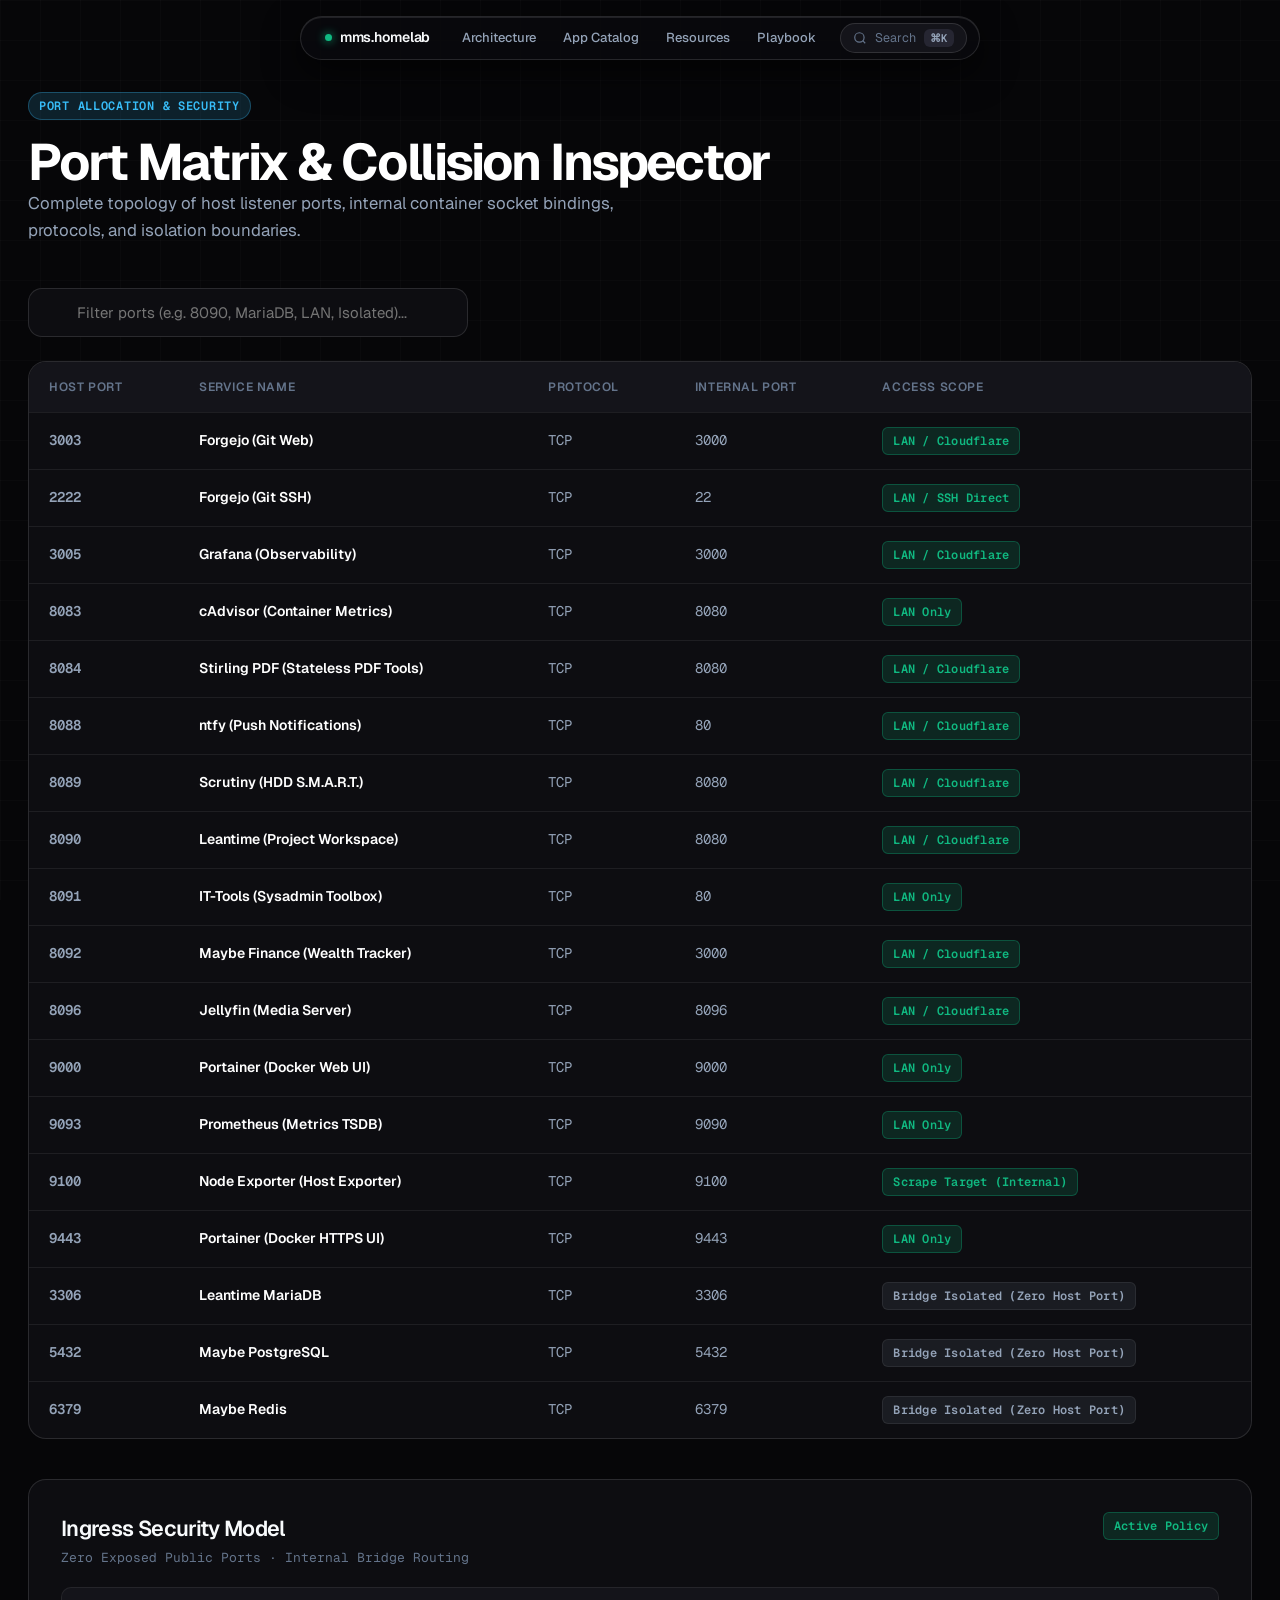
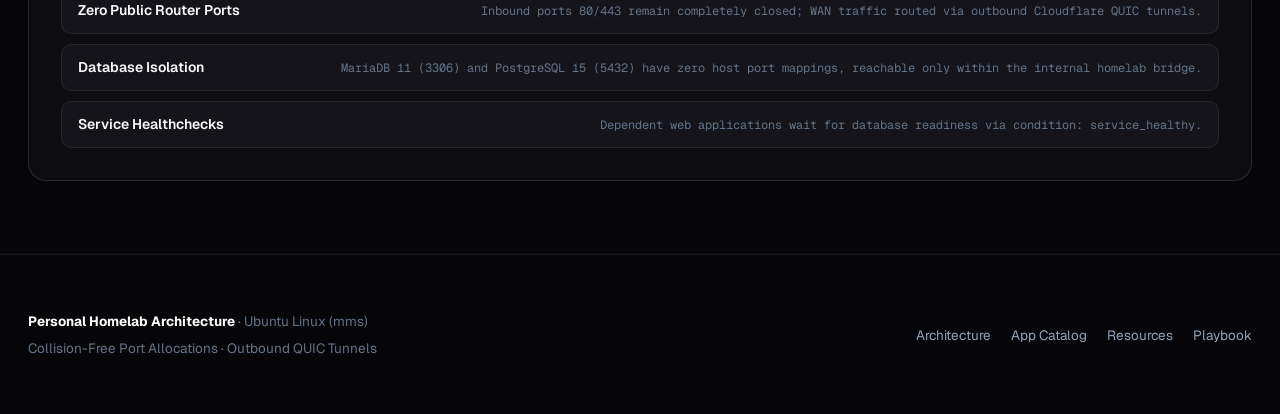
<file: ports.html>
<!DOCTYPE html>
<html lang="en">
<head>
  <meta charset="UTF-8">
  <meta name="viewport" content="width=device-width, initial-scale=1.0">
  <title>Port Matrix &amp; Collision Inspector · Homelab Infrastructure</title>
  <meta name="description" content="Verified mapping of host ports, container bindings, database network isolation, and Zero Trust ingress paths.">
  <link rel="icon" href="data:image/svg+xml,%3Csvg xmlns='http://www.w3.org/2000/svg' viewBox='0 0 24 24' fill='%2338bdf8'%3E%3Cpath d='M12 2L2 7l10 5 10-5-10-5zM2 17l10 5 10-5M2 12l10 5 10-5'/%3E%3C/svg%3E" type="image/svg+xml">
  
  <link rel="stylesheet" href="css/style.css">
  <link rel="stylesheet" href="css/components.css">
</head>
<body>
  <a href="#main-content" class="skip-link">Skip to main content</a>

  <!-- Floating Island Navigation -->
  <header class="floating-nav-wrapper">
    <nav class="floating-nav" aria-label="Main Navigation">
      <a href="index.html" class="nav-brand">
        <span class="brand-indicator" aria-hidden="true"></span>
        <span>mms.homelab</span>
      </a>

      <ul class="nav-links">
        <li><a href="index.html" class="nav-link">Architecture</a></li>
        <li><a href="services.html" class="nav-link">App Catalog</a></li>
        <li><a href="resources.html" class="nav-link">Resources</a></li>
        <li><a href="runbook.html" class="nav-link">Playbook</a></li>
      </ul>

      <button class="nav-search-btn" id="nav-search-trigger" aria-label="Open Command Palette (Cmd+K)">
        <svg width="14" height="14" viewBox="0 0 24 24" fill="none" stroke="currentColor" stroke-width="2"><circle cx="11" cy="11" r="8"></circle><line x1="21" y1="21" x2="16.65" y2="16.65"></line></svg>
        <span>Search</span>
        <kbd>⌘K</kbd>
      </button>

      <button class="mobile-nav-toggle" id="mobile-nav-toggle" aria-label="Toggle navigation menu">
        <span></span>
        <span></span>
      </button>
    </nav>
  </header>

  <!-- Mobile Overlay -->
  <div class="mobile-menu-overlay" id="mobile-menu-overlay" aria-hidden="true">
    <a href="index.html">Architecture &amp; System Map</a>
    <a href="services.html">App Catalog (12 Stacks)</a>
    <a href="resources.html">Resources &amp; Toolkits</a>
    <a href="runbook.html">DevOps Playbook</a>
  </div>

  <main id="main-content">
    <section class="hero-section">
      <div class="container">
        <div class="section-header">
          <span class="section-tag">Port Allocation &amp; Security</span>
          <h1 class="hero-headline">Port Matrix &amp; Collision Inspector</h1>
          <p class="section-subheadline">
            Complete topology of host listener ports, internal container socket bindings, protocols, and isolation boundaries.
          </p>
        </div>

        <div style="margin-bottom: 24px;">
          <input type="text" id="port-search-input" class="search-input" placeholder="Filter ports (e.g. 8090, MariaDB, LAN, Isolated)..." style="max-width: 440px;">
        </div>

        <div class="port-table-container reveal">
          <table class="port-table">
            <thead>
              <tr>
                <th>Host Port</th>
                <th>Service Name</th>
                <th>Protocol</th>
                <th>Internal Port</th>
                <th>Access Scope</th>
              </tr>
            </thead>
            <tbody id="port-table-body">
              <!-- Rendered by app.js -->
            </tbody>
          </table>
        </div>

        <!-- Network Rules Box -->
        <div class="tier-card" style="margin-top: 40px;">
          <div class="tier-header">
            <div class="tier-title-group">
              <h3>Ingress Security Model</h3>
              <p>Zero Exposed Public Ports · Internal Bridge Routing</p>
            </div>
            <span class="badge badge-active">Active Policy</span>
          </div>
          <ul class="tier-items">
            <li class="tier-item">
              <span class="tier-item-name">Zero Public Router Ports</span>
              <span class="tier-item-path">Inbound ports 80/443 remain completely closed; WAN traffic routed via outbound Cloudflare QUIC tunnels.</span>
            </li>
            <li class="tier-item">
              <span class="tier-item-name">Database Isolation</span>
              <span class="tier-item-path">MariaDB 11 (3306) and PostgreSQL 15 (5432) have zero host port mappings, reachable only within the internal homelab bridge.</span>
            </li>
            <li class="tier-item">
              <span class="tier-item-name">Service Healthchecks</span>
              <span class="tier-item-path">Dependent web applications wait for database readiness via condition: service_healthy.</span>
            </li>
          </ul>
        </div>
      </div>
    </section>
  </main>

  <!-- Command Palette Modal -->
  <div class="modal-backdrop" id="cmd-modal" aria-hidden="true">
    <div class="modal-content" role="dialog" aria-modal="true">
      <div class="modal-search-header">
        <svg width="18" height="18" viewBox="0 0 24 24" fill="none" stroke="currentColor" stroke-width="2"><circle cx="11" cy="11" r="8"></circle><line x1="21" y1="21" x2="16.65" y2="16.65"></line></svg>
        <input type="text" id="modal-search-input" class="modal-search-input" placeholder="Type a command, service name, or port...">
        <span style="font-size: 0.75rem; color: var(--text-muted); font-family: var(--font-mono);">ESC</span>
      </div>
      <ul class="modal-results" id="modal-results">
        <!-- Rendered by app.js -->
      </ul>
    </div>
  </div>

  <div class="toast-container" id="toast-container"></div>

  <footer>
    <div class="container">
      <div class="footer-content">
        <div class="footer-meta">
          <p><strong style="color: #FFFFFF;">Personal Homelab Architecture</strong> · Ubuntu Linux (mms)</p>
          <p>Collision-Free Port Allocations · Outbound QUIC Tunnels</p>
        </div>
        <ul class="footer-links">
          <li><a href="index.html" class="footer-link">Architecture</a></li>
          <li><a href="services.html" class="footer-link">App Catalog</a></li>
          <li><a href="resources.html" class="footer-link">Resources</a></li>
          <li><a href="runbook.html" class="footer-link">Playbook</a></li>
        </ul>
      </div>
    </div>
  </footer>

  <script src="js/data.js"></script>
  <script src="js/app.js"></script>
</body>
</html>
</file>
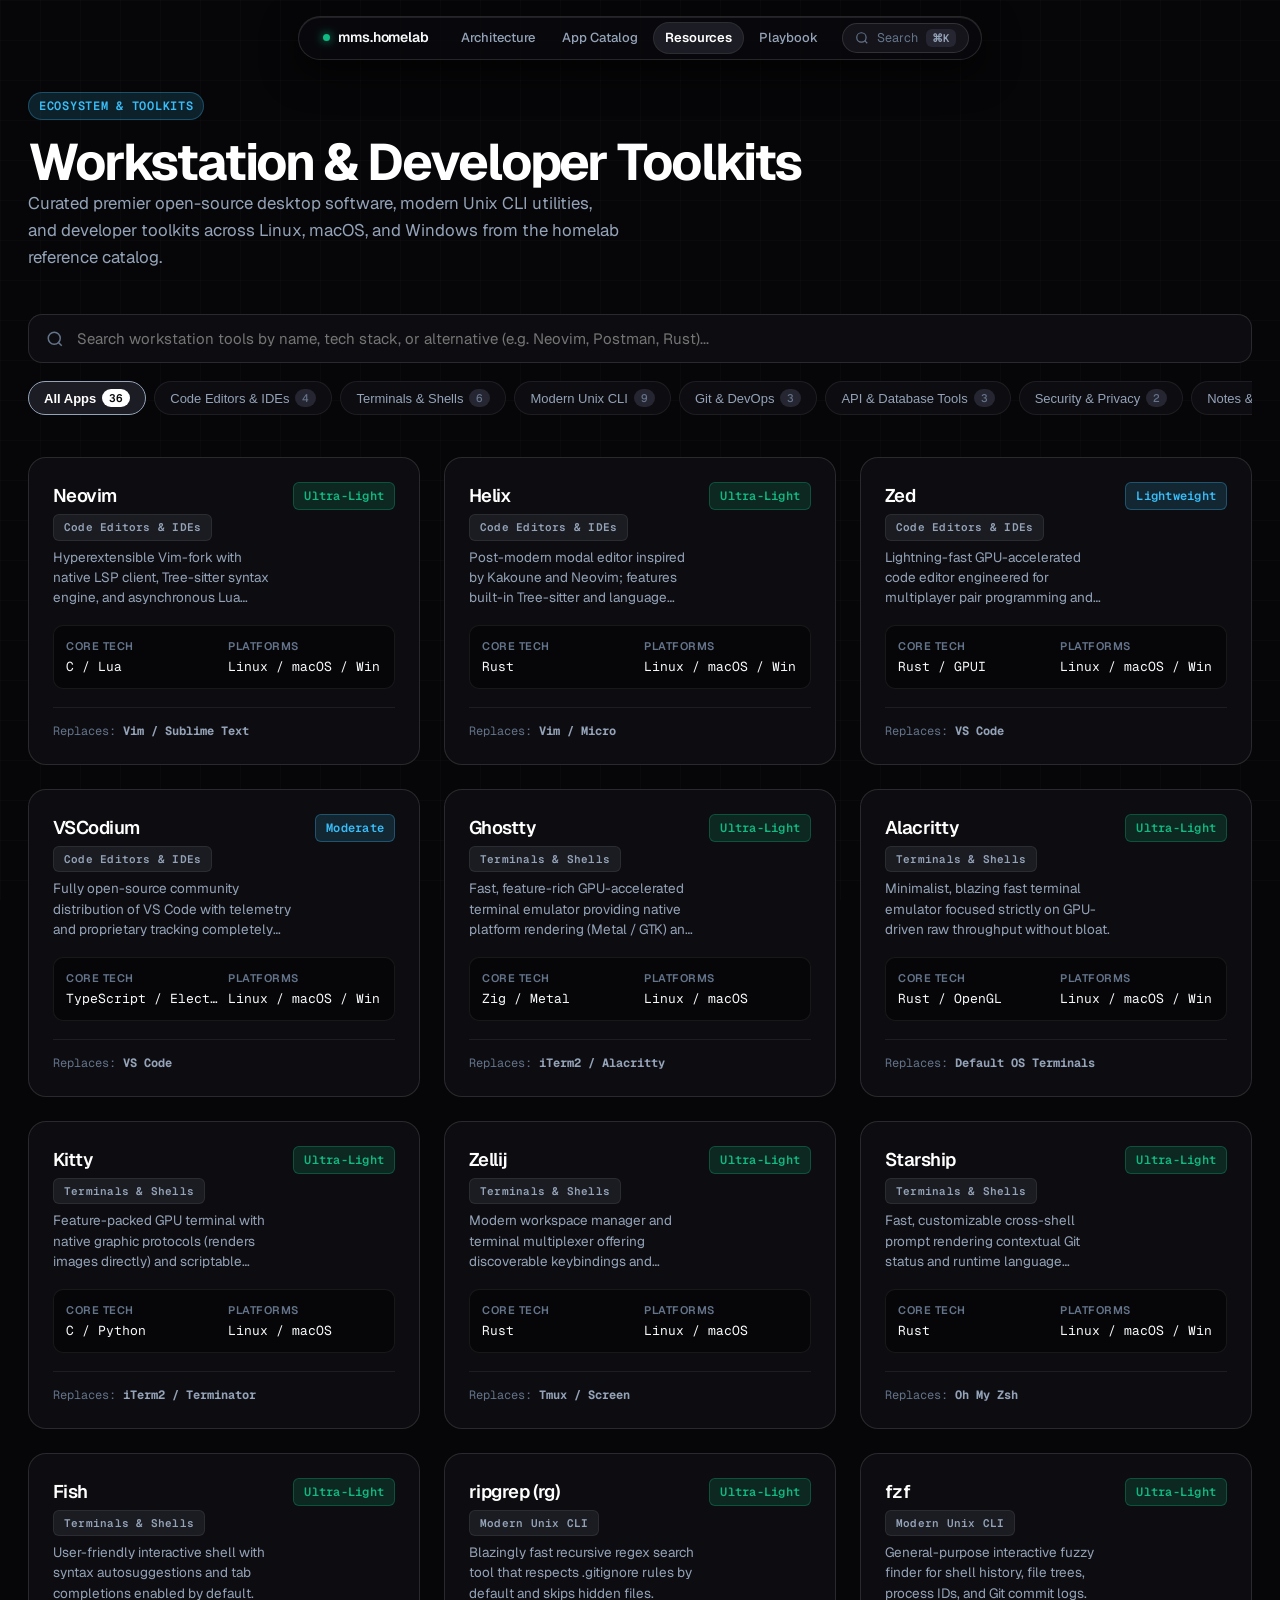
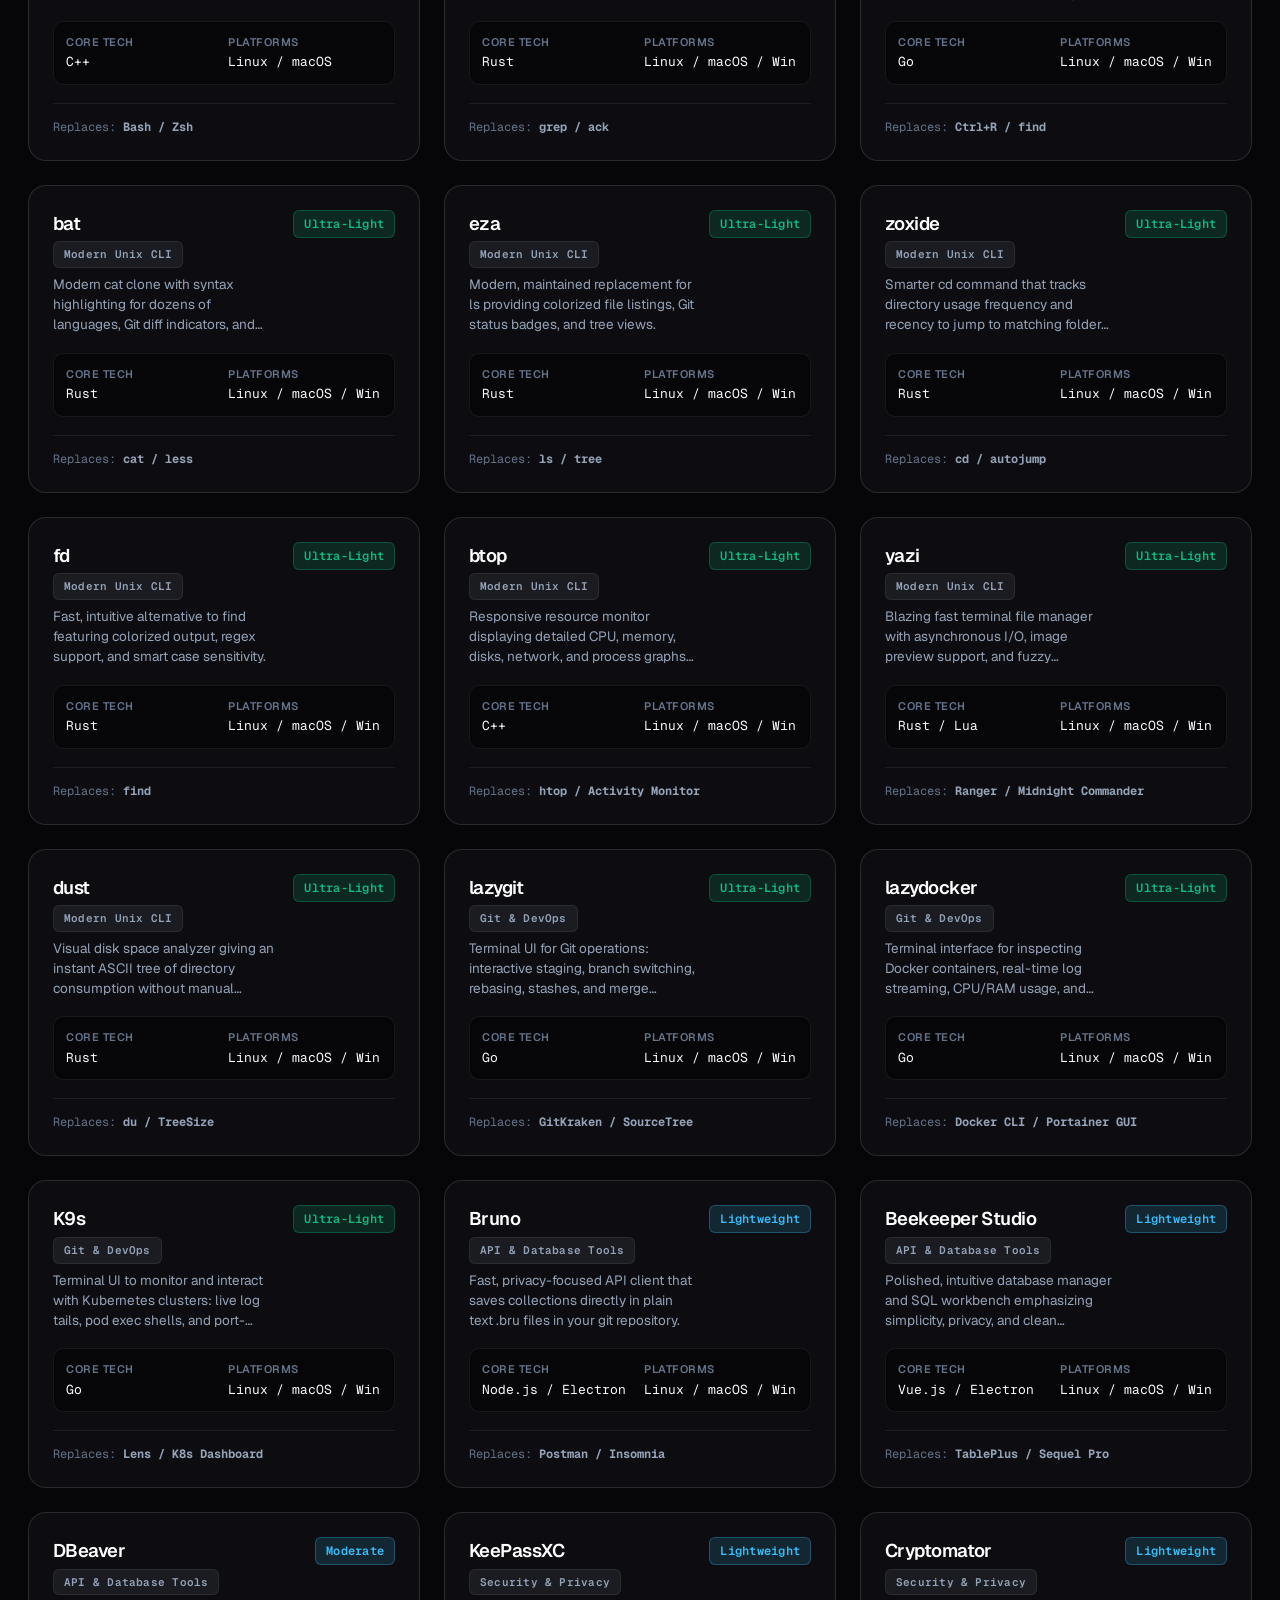
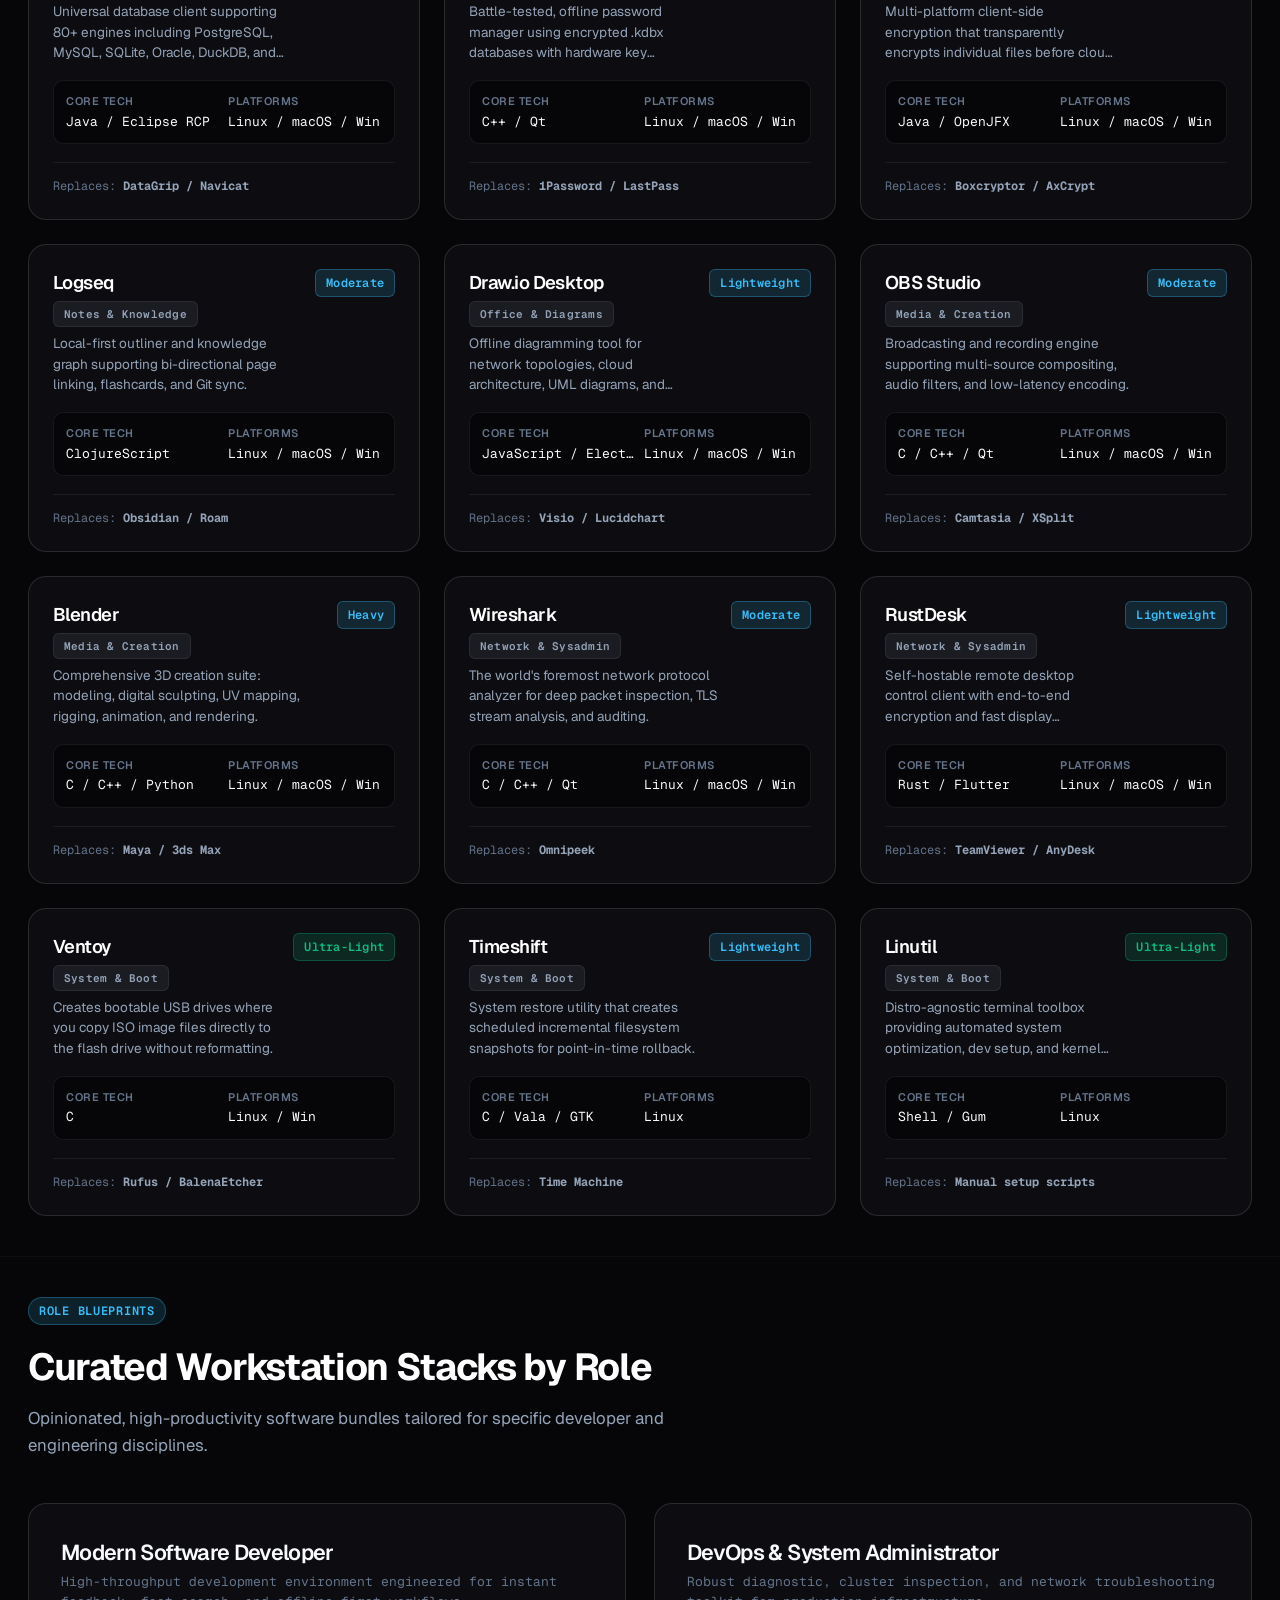
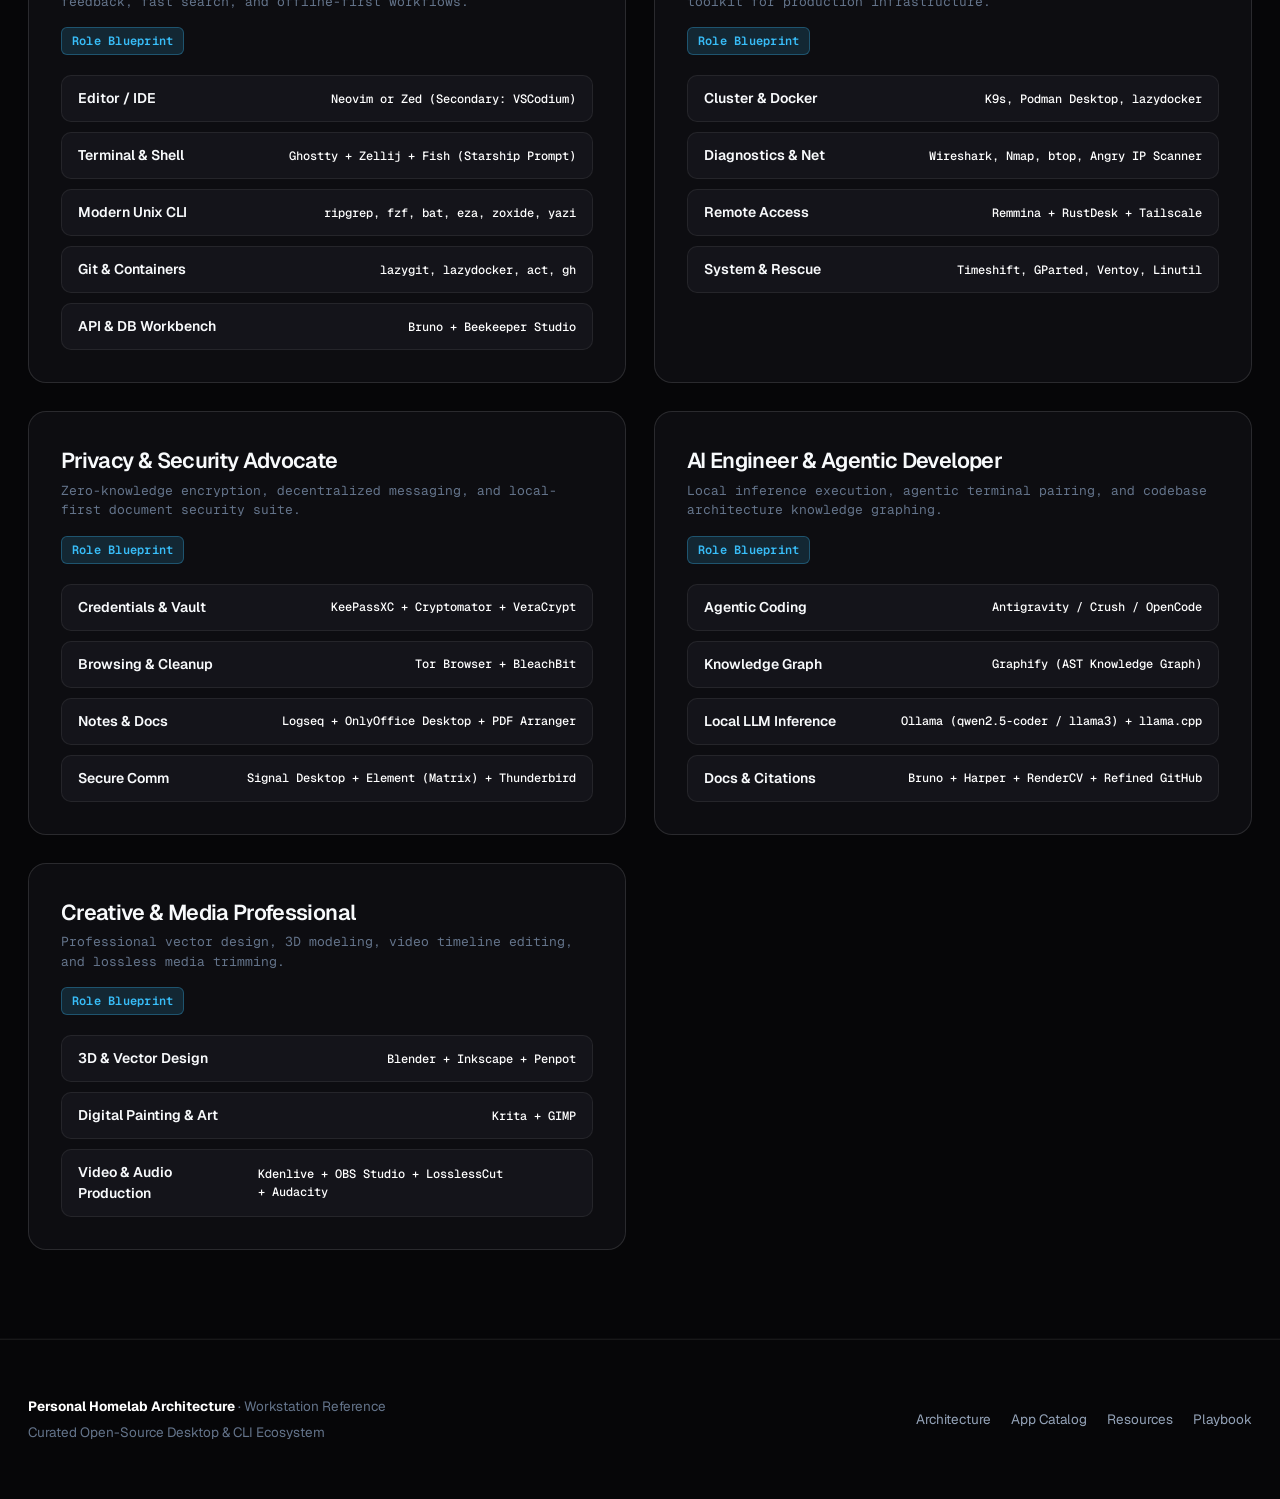
<file: resources.html>
<!DOCTYPE html>
<html lang="en">
<head>
  <meta charset="UTF-8">
  <meta name="viewport" content="width=device-width, initial-scale=1.0">
  <title>Workstation Tools &amp; Role Blueprints · Homelab</title>
  <meta name="description" content="Premier open-source desktop applications, modern Unix CLI tools, and opinionated role stacks from RECOMMENDED_OPEN_SOURCE_APPS.md.">
  <link rel="icon" href="data:image/svg+xml,%3Csvg xmlns='http://www.w3.org/2000/svg' viewBox='0 0 24 24' fill='%2338bdf8'%3E%3Cpath d='M12 2L2 7l10 5 10-5-10-5zM2 17l10 5 10-5M2 12l10 5 10-5'/%3E%3C/svg%3E" type="image/svg+xml">
  
  <link rel="stylesheet" href="css/style.css">
  <link rel="stylesheet" href="css/components.css">
</head>
<body>
  <a href="#main-content" class="skip-link">Skip to main content</a>

  <!-- Floating Island Navigation -->
  <header class="floating-nav-wrapper">
    <nav class="floating-nav" aria-label="Main Navigation">
      <a href="index.html" class="nav-brand">
        <span class="brand-indicator" aria-hidden="true"></span>
        <span>mms.homelab</span>
      </a>

      <ul class="nav-links">
        <li><a href="index.html" class="nav-link">Architecture</a></li>
        <li><a href="services.html" class="nav-link">App Catalog</a></li>
        <li><a href="resources.html" class="nav-link active">Resources</a></li>
        <li><a href="runbook.html" class="nav-link">Playbook</a></li>
      </ul>

      <button class="nav-search-btn" id="nav-search-trigger" aria-label="Open Command Palette (Cmd+K)">
        <svg width="14" height="14" viewBox="0 0 24 24" fill="none" stroke="currentColor" stroke-width="2"><circle cx="11" cy="11" r="8"></circle><line x1="21" y1="21" x2="16.65" y2="16.65"></line></svg>
        <span>Search</span>
        <kbd>⌘K</kbd>
      </button>

      <button class="mobile-nav-toggle" id="mobile-nav-toggle" aria-label="Toggle navigation menu">
        <span></span>
        <span></span>
      </button>
    </nav>
  </header>

  <!-- Mobile Overlay -->
  <div class="mobile-menu-overlay" id="mobile-menu-overlay" aria-hidden="true">
    <a href="index.html">Architecture &amp; System Map</a>
    <a href="services.html">App Catalog (12 Stacks)</a>
    <a href="resources.html">Resources &amp; Toolkits</a>
    <a href="runbook.html">DevOps Playbook</a>
  </div>

  <main id="main-content">
    <!-- Workstation Apps Hub -->
    <section class="hero-section" style="padding-bottom: 40px;">
      <div class="container">
        <div class="section-header">
          <span class="section-tag">Ecosystem &amp; Toolkits</span>
          <h1 class="hero-headline">Workstation &amp; Developer Toolkits</h1>
          <p class="section-subheadline">
            Curated premier open-source desktop software, modern Unix CLI utilities, and developer toolkits across Linux, macOS, and Windows from the homelab reference catalog.
          </p>
        </div>

        <div class="filter-bar">
          <div class="search-input-wrapper">
            <svg class="search-icon" width="18" height="18" viewBox="0 0 24 24" fill="none" stroke="currentColor" stroke-width="2"><circle cx="11" cy="11" r="8"></circle><line x1="21" y1="21" x2="16.65" y2="16.65"></line></svg>
            <input type="text" id="workstation-search-input" class="search-input" placeholder="Search workstation tools by name, tech stack, or alternative (e.g. Neovim, Postman, Rust)...">
          </div>

          <div class="filter-chips-scroll" id="workstation-chips">
            <!-- Rendered by app.js -->
          </div>
        </div>

        <div class="services-grid" id="workstation-grid">
          <!-- Rendered by app.js -->
        </div>
      </div>
    </section>

    <!-- Curated Role Stacks -->
    <section id="roles-section" style="padding-top: 40px;">
      <div class="container">
        <div class="section-header">
          <span class="section-tag">Role Blueprints</span>
          <h2 class="section-headline">Curated Workstation Stacks by Role</h2>
          <p class="section-subheadline">
            Opinionated, high-productivity software bundles tailored for specific developer and engineering disciplines.
          </p>
        </div>

        <div class="architecture-grid" id="role-stacks-grid">
          <!-- Rendered by app.js -->
        </div>
      </div>
    </section>
  </main>

  <!-- Command Palette Modal -->
  <div class="modal-backdrop" id="cmd-modal" aria-hidden="true">
    <div class="modal-content" role="dialog" aria-modal="true">
      <div class="modal-search-header">
        <svg width="18" height="18" viewBox="0 0 24 24" fill="none" stroke="currentColor" stroke-width="2"><circle cx="11" cy="11" r="8"></circle><line x1="21" y1="21" x2="16.65" y2="16.65"></line></svg>
        <input type="text" id="modal-search-input" class="modal-search-input" placeholder="Type a command, service name, or port...">
        <span style="font-size: 0.75rem; color: var(--text-muted); font-family: var(--font-mono);">ESC</span>
      </div>
      <ul class="modal-results" id="modal-results">
        <!-- Rendered by app.js -->
      </ul>
    </div>
  </div>

  <div class="toast-container" id="toast-container"></div>

  <footer>
    <div class="container">
      <div class="footer-content">
        <div class="footer-meta">
          <p><strong style="color: #FFFFFF;">Personal Homelab Architecture</strong> · Workstation Reference</p>
          <p>Curated Open-Source Desktop &amp; CLI Ecosystem</p>
        </div>
        <ul class="footer-links">
          <li><a href="index.html" class="footer-link">Architecture</a></li>
          <li><a href="services.html" class="footer-link">App Catalog</a></li>
          <li><a href="resources.html" class="footer-link">Resources</a></li>
          <li><a href="runbook.html" class="footer-link">Playbook</a></li>
        </ul>
      </div>
    </div>
  </footer>

  <script src="js/data.js"></script>
  <script src="js/app.js"></script>
</body>
</html>
</file>
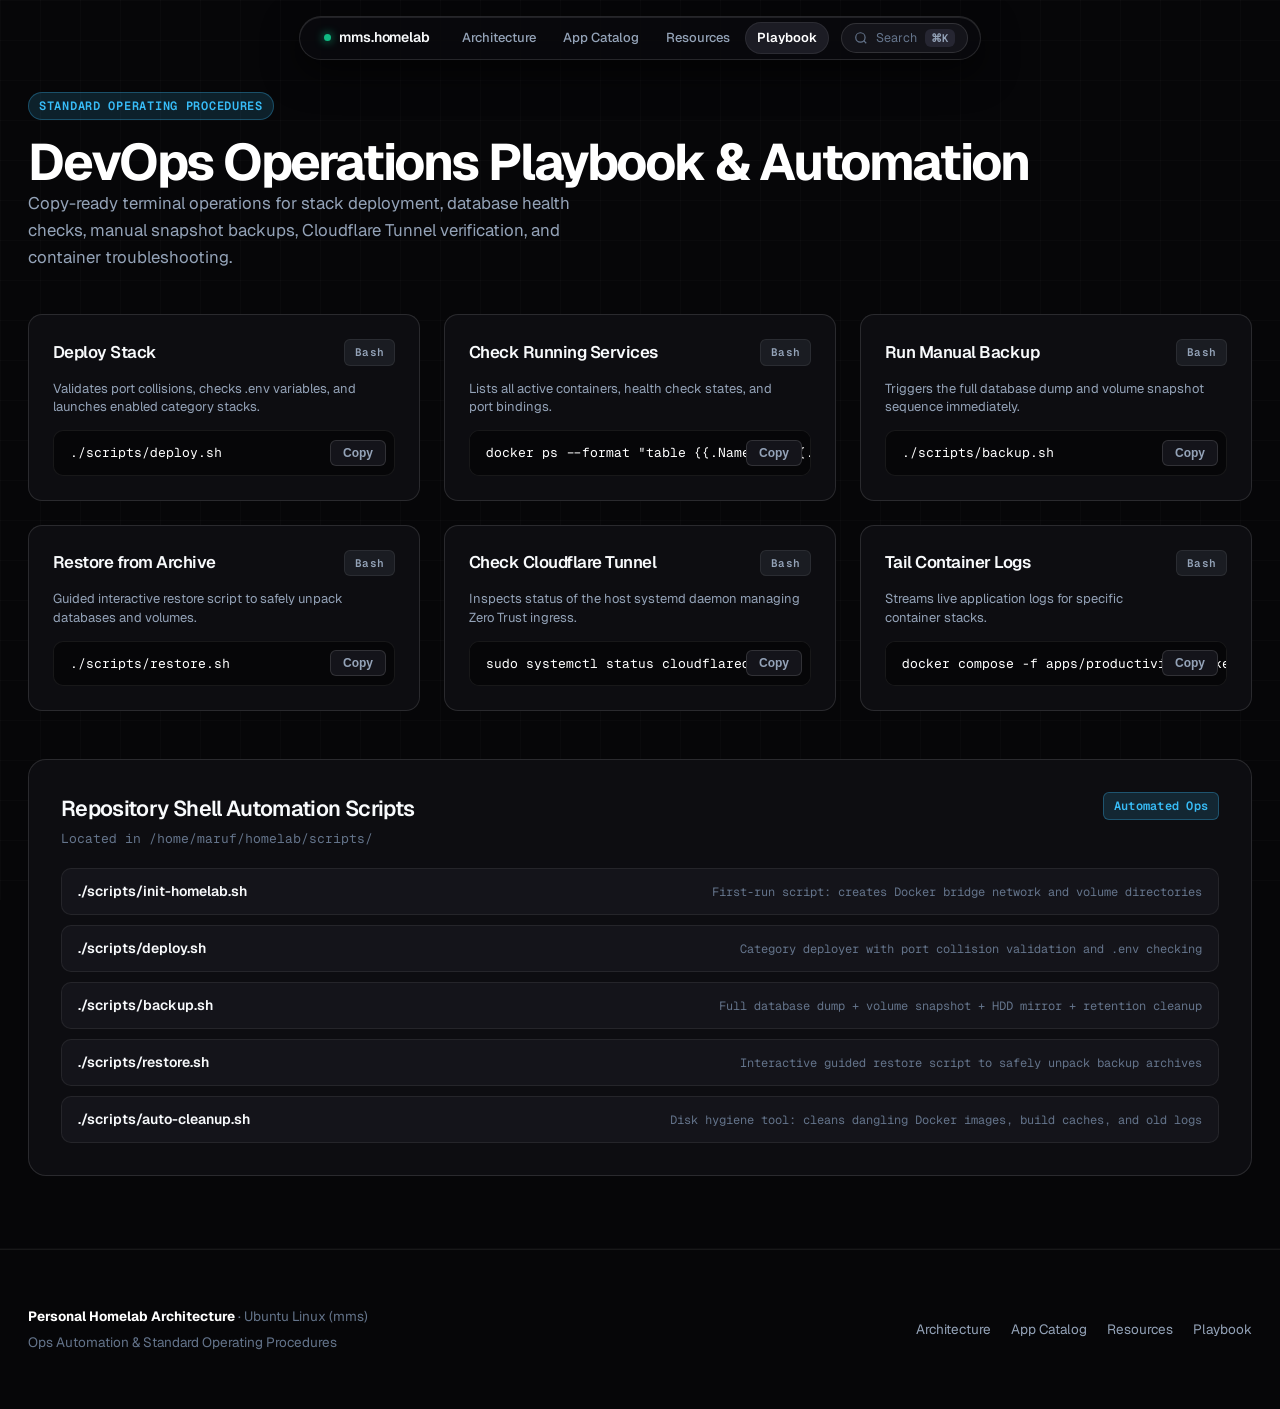
<file: runbook.html>
<!DOCTYPE html>
<html lang="en">
<head>
  <meta charset="UTF-8">
  <meta name="viewport" content="width=device-width, initial-scale=1.0">
  <title>DevOps Runbook &amp; Shell Scripts · Homelab</title>
  <meta name="description" content="Copy-ready bash operations for deployment, health check inspection, manual backups, tunnel diagnostics, and container log streaming.">
  <link rel="icon" href="data:image/svg+xml,%3Csvg xmlns='http://www.w3.org/2000/svg' viewBox='0 0 24 24' fill='%2338bdf8'%3E%3Cpath d='M12 2L2 7l10 5 10-5-10-5zM2 17l10 5 10-5M2 12l10 5 10-5'/%3E%3C/svg%3E" type="image/svg+xml">
  
  <link rel="stylesheet" href="css/style.css">
  <link rel="stylesheet" href="css/components.css">
</head>
<body>
  <a href="#main-content" class="skip-link">Skip to main content</a>

  <!-- Floating Island Navigation -->
  <header class="floating-nav-wrapper">
    <nav class="floating-nav" aria-label="Main Navigation">
      <a href="index.html" class="nav-brand">
        <span class="brand-indicator" aria-hidden="true"></span>
        <span>mms.homelab</span>
      </a>

      <ul class="nav-links">
        <li><a href="index.html" class="nav-link">Architecture</a></li>
        <li><a href="services.html" class="nav-link">App Catalog</a></li>
        <li><a href="resources.html" class="nav-link">Resources</a></li>
        <li><a href="runbook.html" class="nav-link active">Playbook</a></li>
      </ul>

      <button class="nav-search-btn" id="nav-search-trigger" aria-label="Open Command Palette (Cmd+K)">
        <svg width="14" height="14" viewBox="0 0 24 24" fill="none" stroke="currentColor" stroke-width="2"><circle cx="11" cy="11" r="8"></circle><line x1="21" y1="21" x2="16.65" y2="16.65"></line></svg>
        <span>Search</span>
        <kbd>⌘K</kbd>
      </button>

      <button class="mobile-nav-toggle" id="mobile-nav-toggle" aria-label="Toggle navigation menu">
        <span></span>
        <span></span>
      </button>
    </nav>
  </header>

  <!-- Mobile Overlay -->
  <div class="mobile-menu-overlay" id="mobile-menu-overlay" aria-hidden="true">
    <a href="index.html">Architecture &amp; System Map</a>
    <a href="services.html">App Catalog (12 Stacks)</a>
    <a href="resources.html">Resources &amp; Toolkits</a>
    <a href="runbook.html">DevOps Playbook</a>
  </div>

  <main id="main-content">
    <section class="hero-section">
      <div class="container">
        <div class="section-header">
          <span class="section-tag">Standard Operating Procedures</span>
          <h1 class="hero-headline">DevOps Operations Playbook &amp; Automation</h1>
          <p class="section-subheadline">
            Copy-ready terminal operations for stack deployment, database health checks, manual snapshot backups, Cloudflare Tunnel verification, and container troubleshooting.
          </p>
        </div>

        <div class="runbook-grid" id="runbook-grid">
          <!-- Rendered by app.js -->
        </div>

        <!-- Script Reference Card -->
        <div class="tier-card" style="margin-top: 48px;">
          <div class="tier-header">
            <div class="tier-title-group">
              <h3>Repository Shell Automation Scripts</h3>
              <p>Located in /home/maruf/homelab/scripts/</p>
            </div>
            <span class="badge badge-ssd">Automated Ops</span>
          </div>
          <ul class="tier-items">
            <li class="tier-item">
              <span class="tier-item-name">./scripts/init-homelab.sh</span>
              <span class="tier-item-path">First-run script: creates Docker bridge network and volume directories</span>
            </li>
            <li class="tier-item">
              <span class="tier-item-name">./scripts/deploy.sh</span>
              <span class="tier-item-path">Category deployer with port collision validation and .env checking</span>
            </li>
            <li class="tier-item">
              <span class="tier-item-name">./scripts/backup.sh</span>
              <span class="tier-item-path">Full database dump + volume snapshot + HDD mirror + retention cleanup</span>
            </li>
            <li class="tier-item">
              <span class="tier-item-name">./scripts/restore.sh</span>
              <span class="tier-item-path">Interactive guided restore script to safely unpack backup archives</span>
            </li>
            <li class="tier-item">
              <span class="tier-item-name">./scripts/auto-cleanup.sh</span>
              <span class="tier-item-path">Disk hygiene tool: cleans dangling Docker images, build caches, and old logs</span>
            </li>
          </ul>
        </div>
      </div>
    </section>
  </main>

  <!-- Command Palette Modal -->
  <div class="modal-backdrop" id="cmd-modal" aria-hidden="true">
    <div class="modal-content" role="dialog" aria-modal="true">
      <div class="modal-search-header">
        <svg width="18" height="18" viewBox="0 0 24 24" fill="none" stroke="currentColor" stroke-width="2"><circle cx="11" cy="11" r="8"></circle><line x1="21" y1="21" x2="16.65" y2="16.65"></line></svg>
        <input type="text" id="modal-search-input" class="modal-search-input" placeholder="Type a command, service name, or port...">
        <span style="font-size: 0.75rem; color: var(--text-muted); font-family: var(--font-mono);">ESC</span>
      </div>
      <ul class="modal-results" id="modal-results">
        <!-- Rendered by app.js -->
      </ul>
    </div>
  </div>

  <div class="toast-container" id="toast-container"></div>

  <footer>
    <div class="container">
      <div class="footer-content">
        <div class="footer-meta">
          <p><strong style="color: #FFFFFF;">Personal Homelab Architecture</strong> · Ubuntu Linux (mms)</p>
          <p>Ops Automation &amp; Standard Operating Procedures</p>
        </div>
        <ul class="footer-links">
          <li><a href="index.html" class="footer-link">Architecture</a></li>
          <li><a href="services.html" class="footer-link">App Catalog</a></li>
          <li><a href="resources.html" class="footer-link">Resources</a></li>
          <li><a href="runbook.html" class="footer-link">Playbook</a></li>
        </ul>
      </div>
    </div>
  </footer>

  <script src="js/data.js"></script>
  <script src="js/app.js"></script>
</body>
</html>
</file>
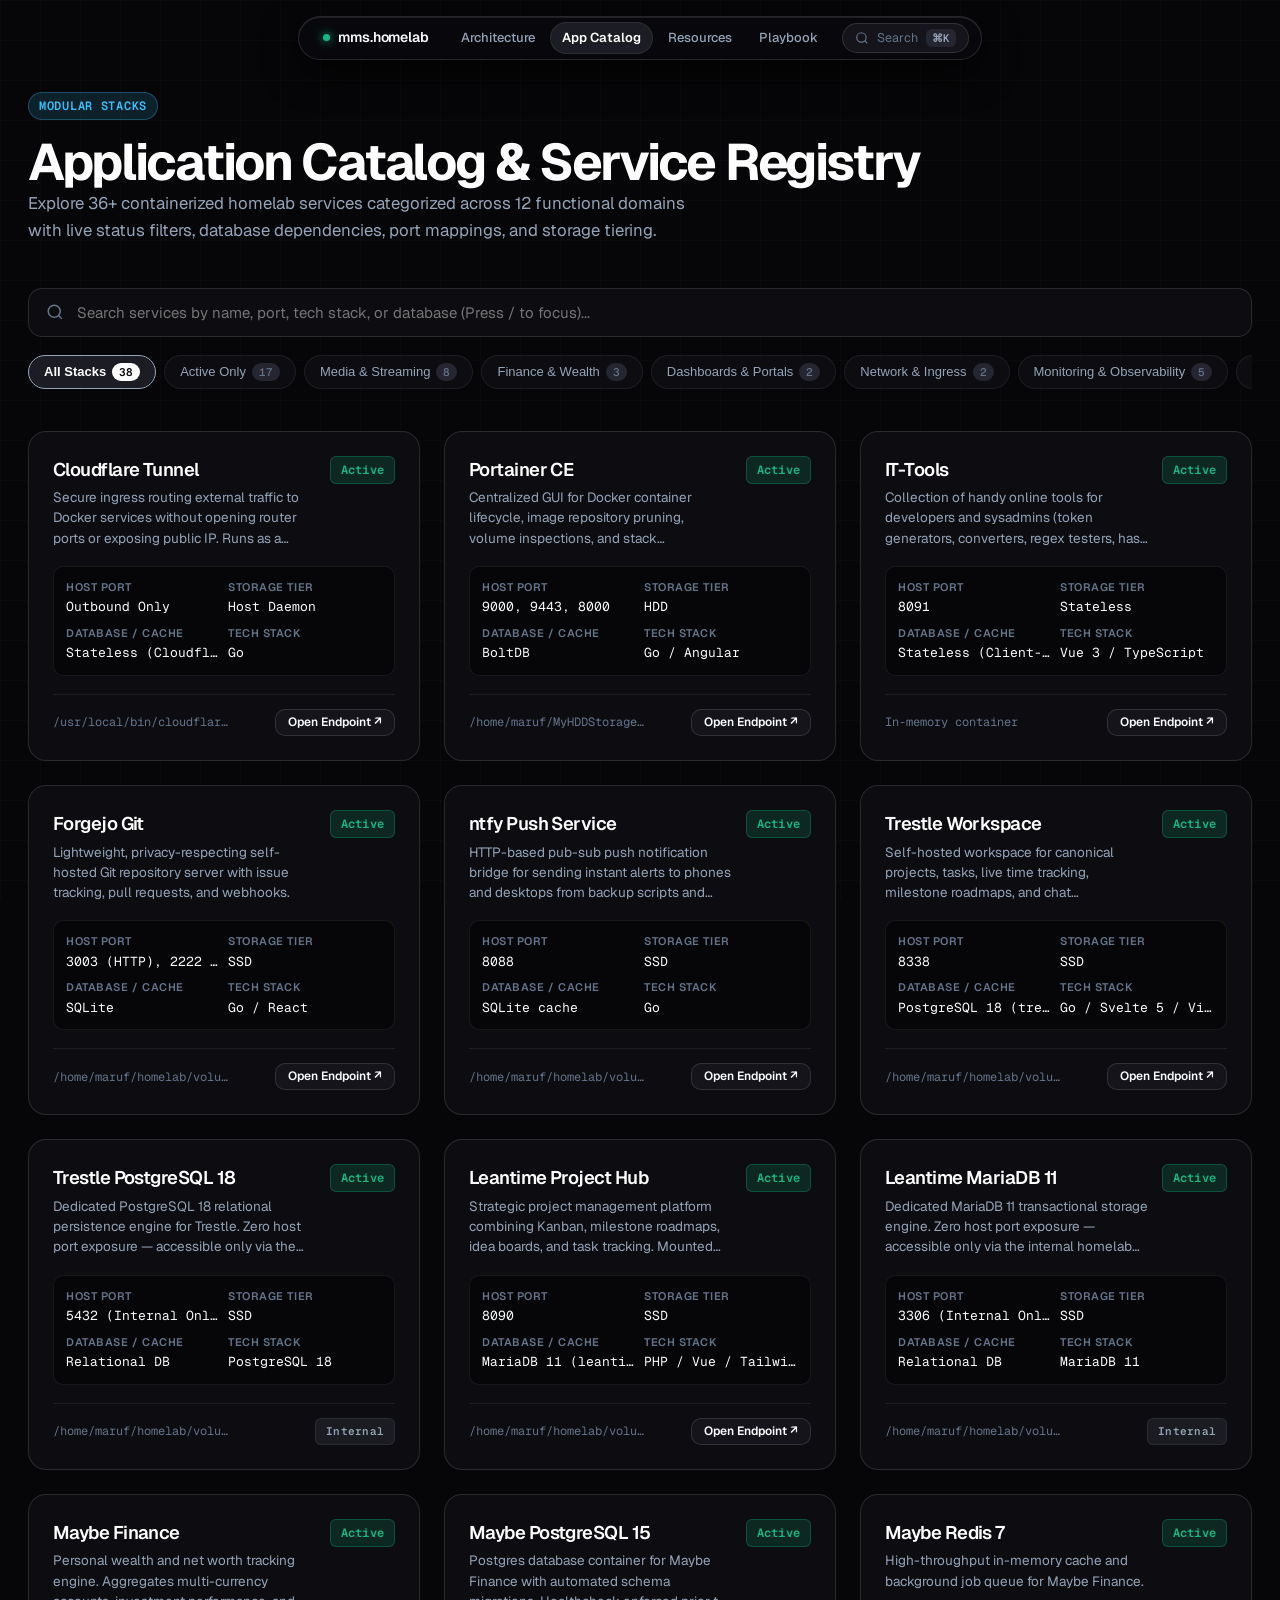
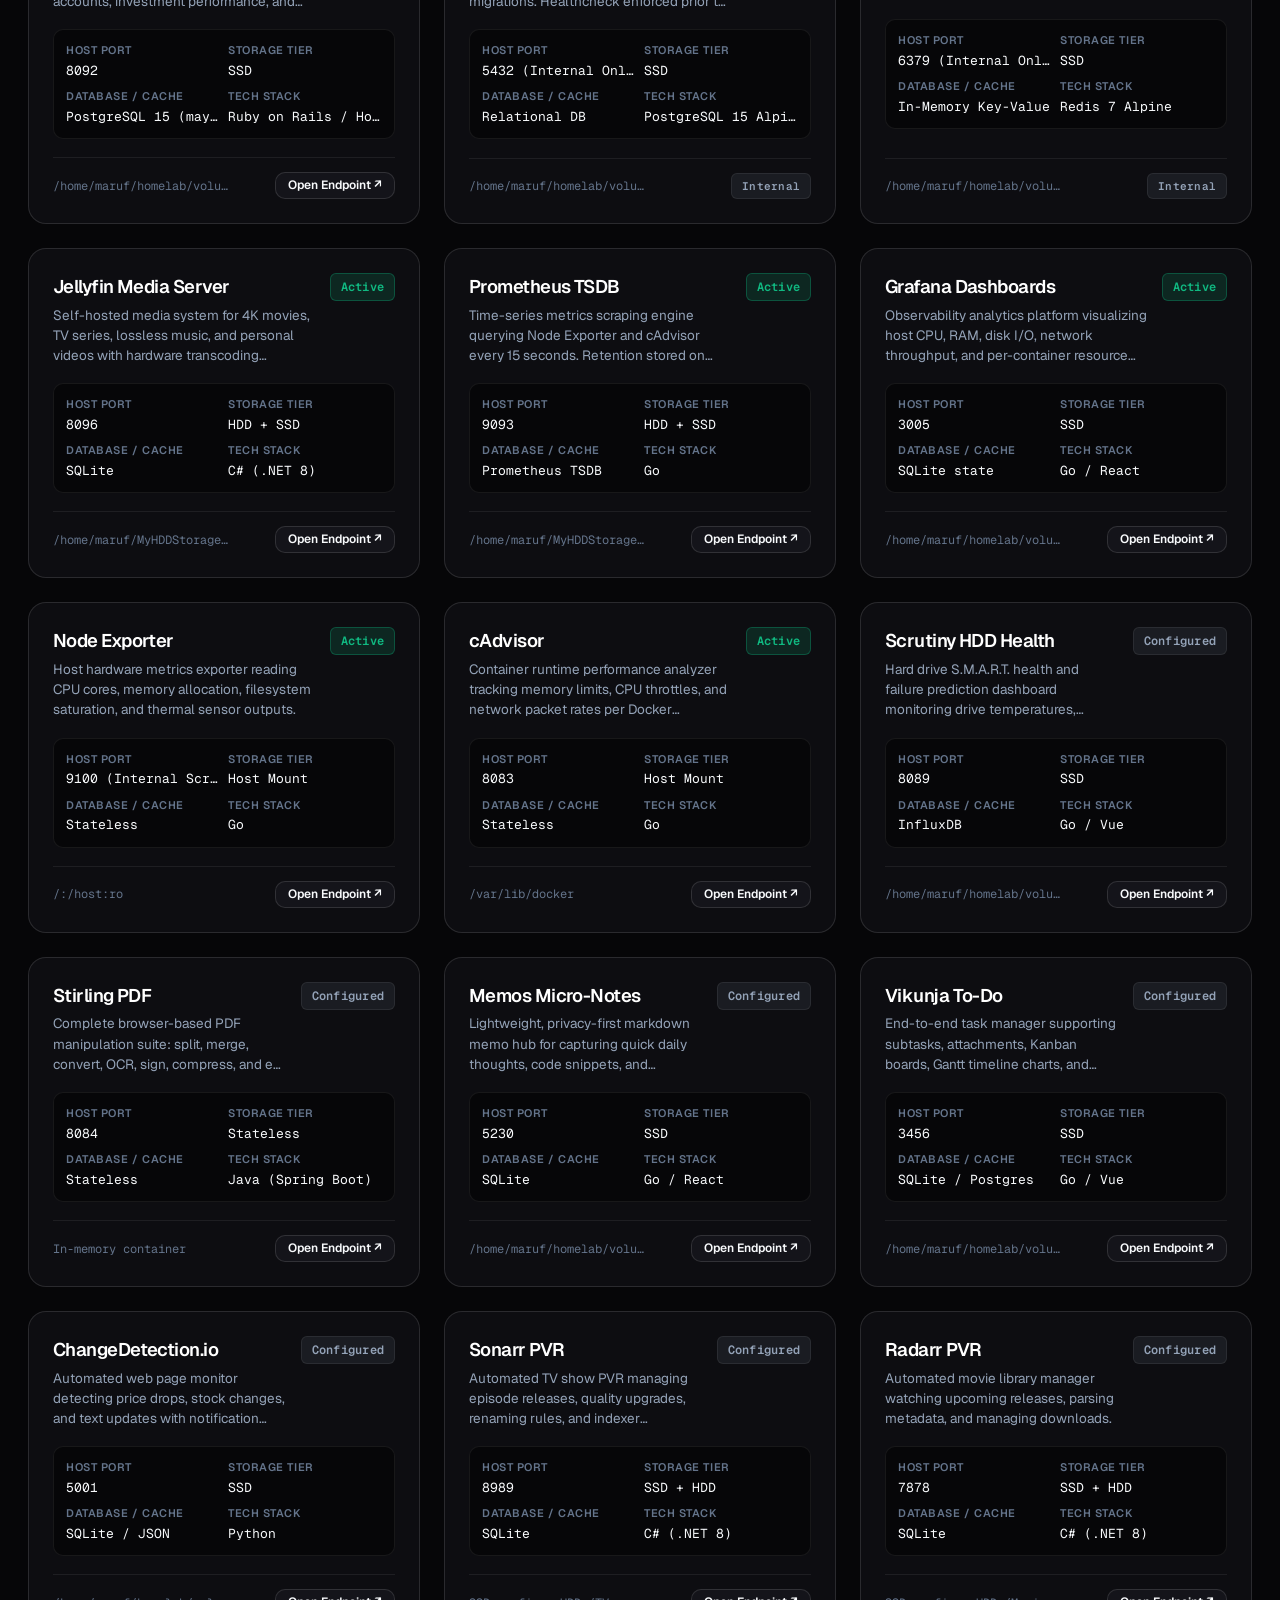
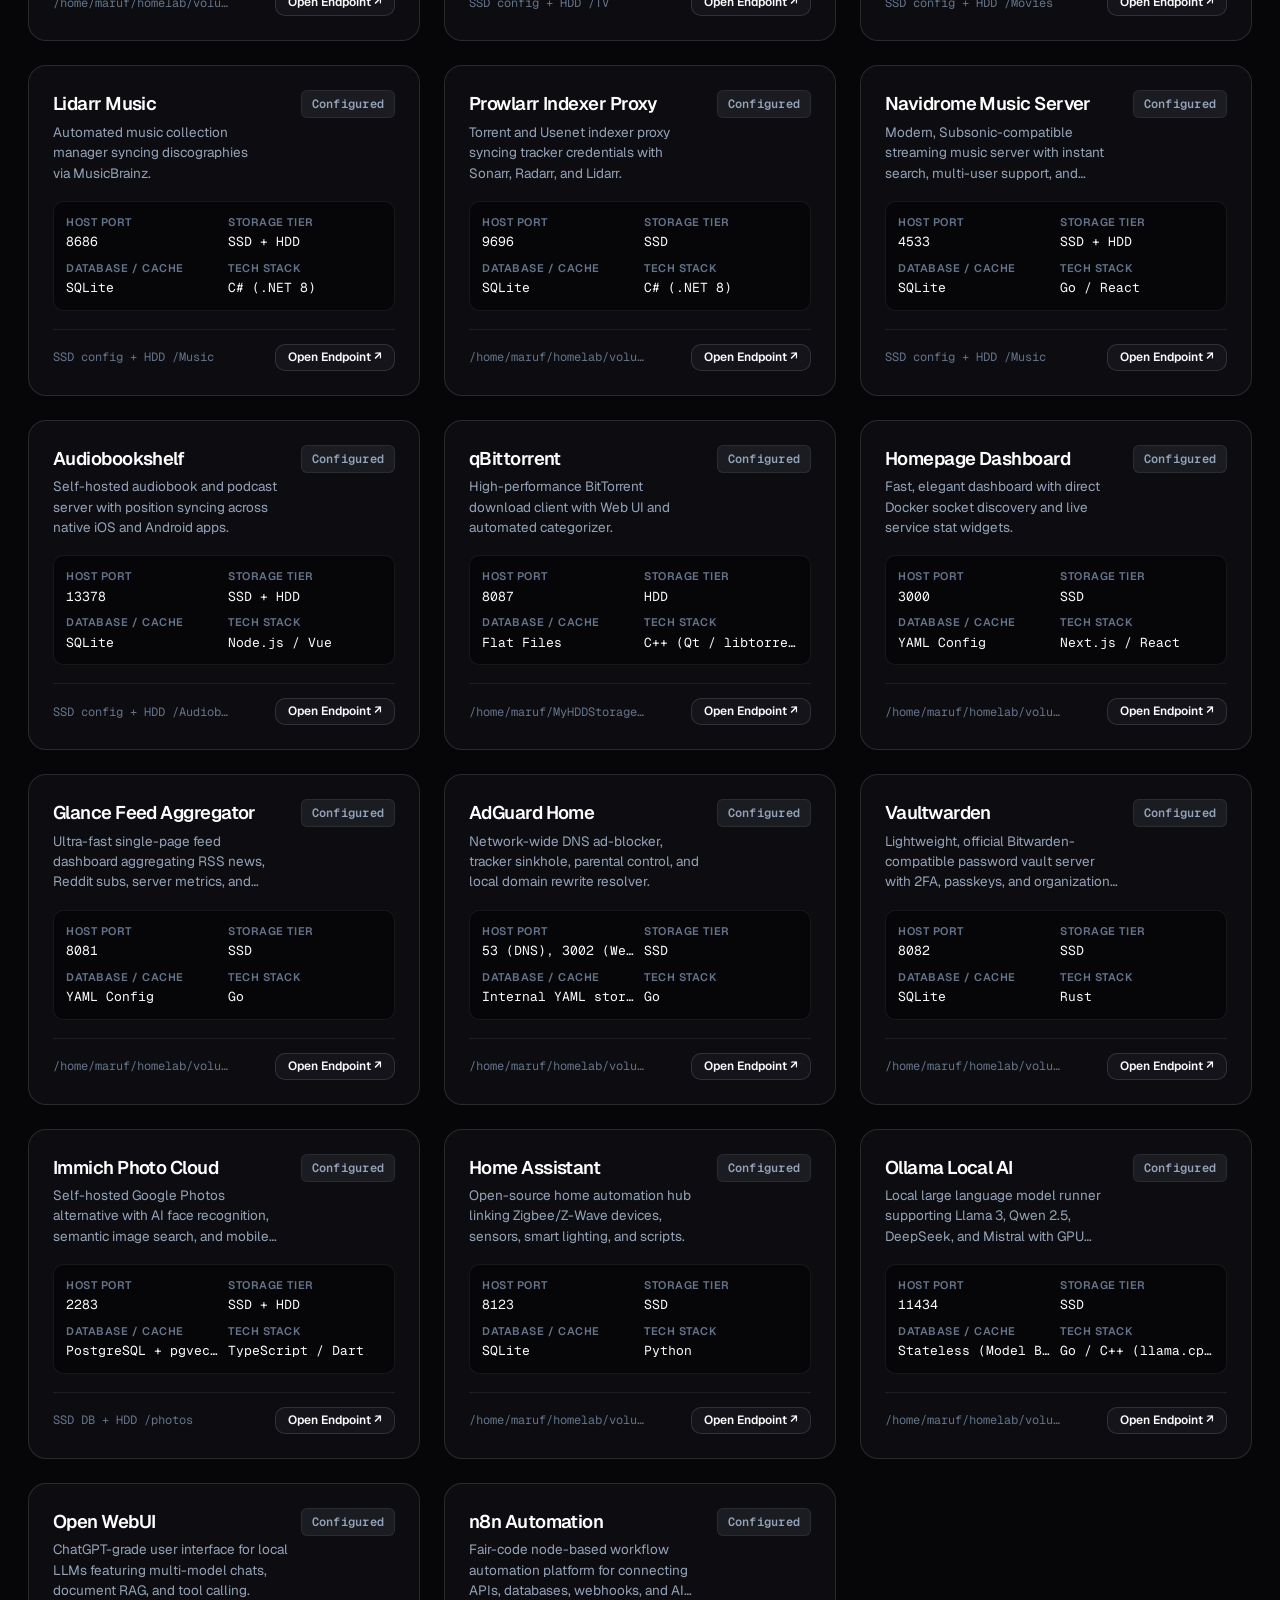
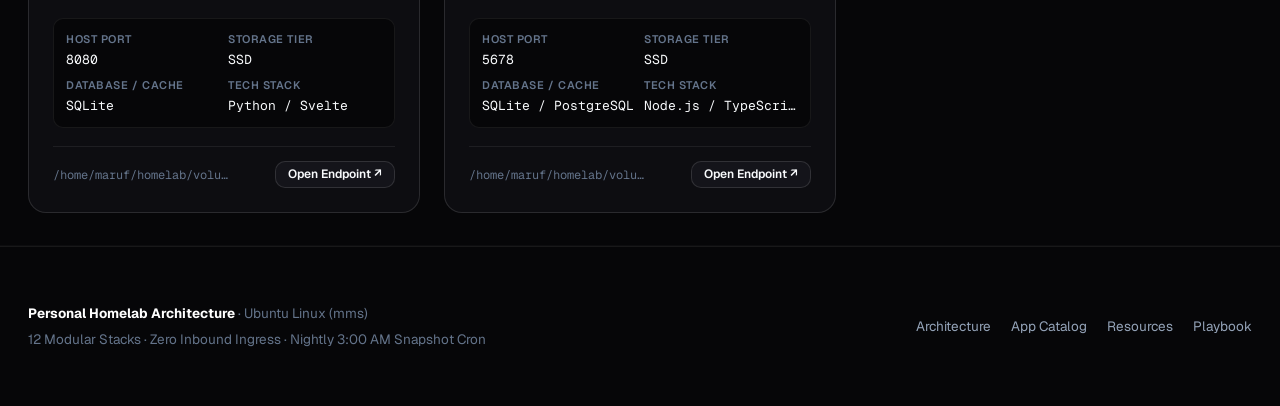
<file: services.html>
<!DOCTYPE html>
<html lang="en">
<head>
  <meta charset="UTF-8">
  <meta name="viewport" content="width=device-width, initial-scale=1.0">
  <title>Application Stacks (12 Categories) · Homelab Infrastructure</title>
  <meta name="description" content="Explore 12 categories of containerized self-hosted stacks with live status filters, port bindings, database dependencies, and endpoints.">
  <link rel="icon" href="data:image/svg+xml,%3Csvg xmlns='http://www.w3.org/2000/svg' viewBox='0 0 24 24' fill='%2338bdf8'%3E%3Cpath d='M12 2L2 7l10 5 10-5-10-5zM2 17l10 5 10-5M2 12l10 5 10-5'/%3E%3C/svg%3E" type="image/svg+xml">
  
  <link rel="stylesheet" href="css/style.css">
  <link rel="stylesheet" href="css/components.css">
</head>
<body>
  <a href="#main-content" class="skip-link">Skip to main content</a>

  <!-- Floating Island Navigation -->
  <header class="floating-nav-wrapper">
    <nav class="floating-nav" aria-label="Main Navigation">
      <a href="index.html" class="nav-brand">
        <span class="brand-indicator" aria-hidden="true"></span>
        <span>mms.homelab</span>
      </a>

      <ul class="nav-links">
        <li><a href="index.html" class="nav-link">Architecture</a></li>
        <li><a href="services.html" class="nav-link active">App Catalog</a></li>
        <li><a href="resources.html" class="nav-link">Resources</a></li>
        <li><a href="runbook.html" class="nav-link">Playbook</a></li>
      </ul>

      <button class="nav-search-btn" id="nav-search-trigger" aria-label="Open Command Palette (Cmd+K)">
        <svg width="14" height="14" viewBox="0 0 24 24" fill="none" stroke="currentColor" stroke-width="2"><circle cx="11" cy="11" r="8"></circle><line x1="21" y1="21" x2="16.65" y2="16.65"></line></svg>
        <span>Search</span>
        <kbd>⌘K</kbd>
      </button>

      <button class="mobile-nav-toggle" id="mobile-nav-toggle" aria-label="Toggle navigation menu">
        <span></span>
        <span></span>
      </button>
    </nav>
  </header>

  <!-- Mobile Overlay -->
  <div class="mobile-menu-overlay" id="mobile-menu-overlay" aria-hidden="true">
    <a href="index.html">Architecture &amp; System Map</a>
    <a href="services.html">App Catalog (12 Stacks)</a>
    <a href="resources.html">Resources &amp; Toolkits</a>
    <a href="runbook.html">DevOps Playbook</a>
  </div>

  <main id="main-content">
    <section class="hero-section" style="padding-bottom: 32px;">
      <div class="container">
        <div class="section-header">
          <span class="section-tag">Modular Stacks</span>
          <h1 class="hero-headline">Application Catalog &amp; Service Registry</h1>
          <p class="section-subheadline">
            Explore 36+ containerized homelab services categorized across 12 functional domains with live status filters, database dependencies, port mappings, and storage tiering.
          </p>
        </div>

        <div class="filter-bar">
          <div class="search-input-wrapper">
            <svg class="search-icon" width="18" height="18" viewBox="0 0 24 24" fill="none" stroke="currentColor" stroke-width="2"><circle cx="11" cy="11" r="8"></circle><line x1="21" y1="21" x2="16.65" y2="16.65"></line></svg>
            <input type="text" id="service-search-input" class="search-input" placeholder="Search services by name, port, tech stack, or database (Press / to focus)...">
          </div>

          <div class="filter-chips-scroll" id="category-chips">
            <!-- Rendered by app.js -->
          </div>
        </div>

        <div class="services-grid" id="services-grid">
          <!-- Rendered by app.js -->
        </div>
      </div>
    </section>
  </main>

  <!-- Command Palette Modal (Cmd+K) -->
  <div class="modal-backdrop" id="cmd-modal" aria-hidden="true">
    <div class="modal-content" role="dialog" aria-modal="true">
      <div class="modal-search-header">
        <svg width="18" height="18" viewBox="0 0 24 24" fill="none" stroke="currentColor" stroke-width="2"><circle cx="11" cy="11" r="8"></circle><line x1="21" y1="21" x2="16.65" y2="16.65"></line></svg>
        <input type="text" id="modal-search-input" class="modal-search-input" placeholder="Type a command, service name, or port...">
        <span style="font-size: 0.75rem; color: var(--text-muted); font-family: var(--font-mono);">ESC</span>
      </div>
      <ul class="modal-results" id="modal-results">
        <!-- Rendered by app.js -->
      </ul>
    </div>
  </div>

  <div class="toast-container" id="toast-container"></div>

  <footer>
    <div class="container">
      <div class="footer-content">
        <div class="footer-meta">
          <p><strong style="color: #FFFFFF;">Personal Homelab Architecture</strong> · Ubuntu Linux (mms)</p>
          <p>12 Modular Stacks · Zero Inbound Ingress · Nightly 3:00 AM Snapshot Cron</p>
        </div>
        <ul class="footer-links">
          <li><a href="index.html" class="footer-link">Architecture</a></li>
          <li><a href="services.html" class="footer-link">App Catalog</a></li>
          <li><a href="resources.html" class="footer-link">Resources</a></li>
          <li><a href="runbook.html" class="footer-link">Playbook</a></li>
        </ul>
      </div>
    </div>
  </footer>

  <script src="js/data.js"></script>
  <script src="js/app.js"></script>
</body>
</html>
</file>
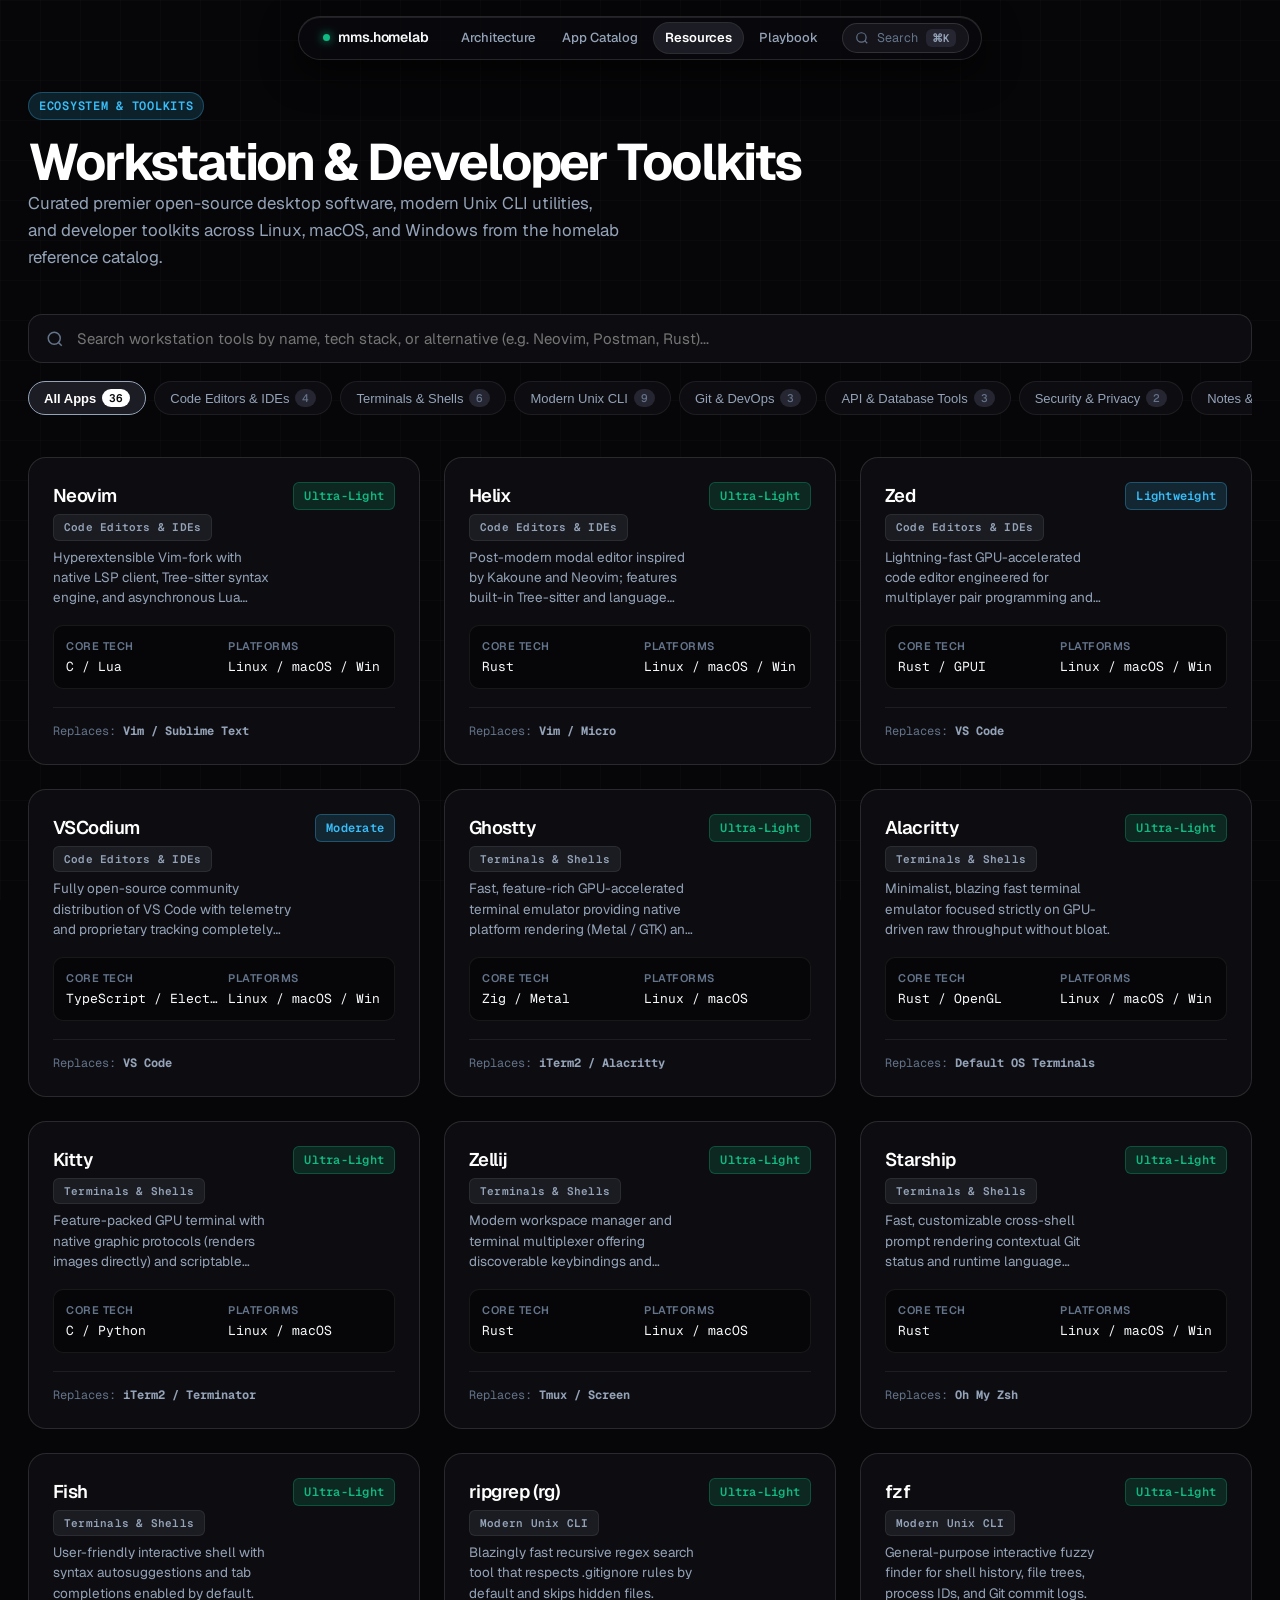
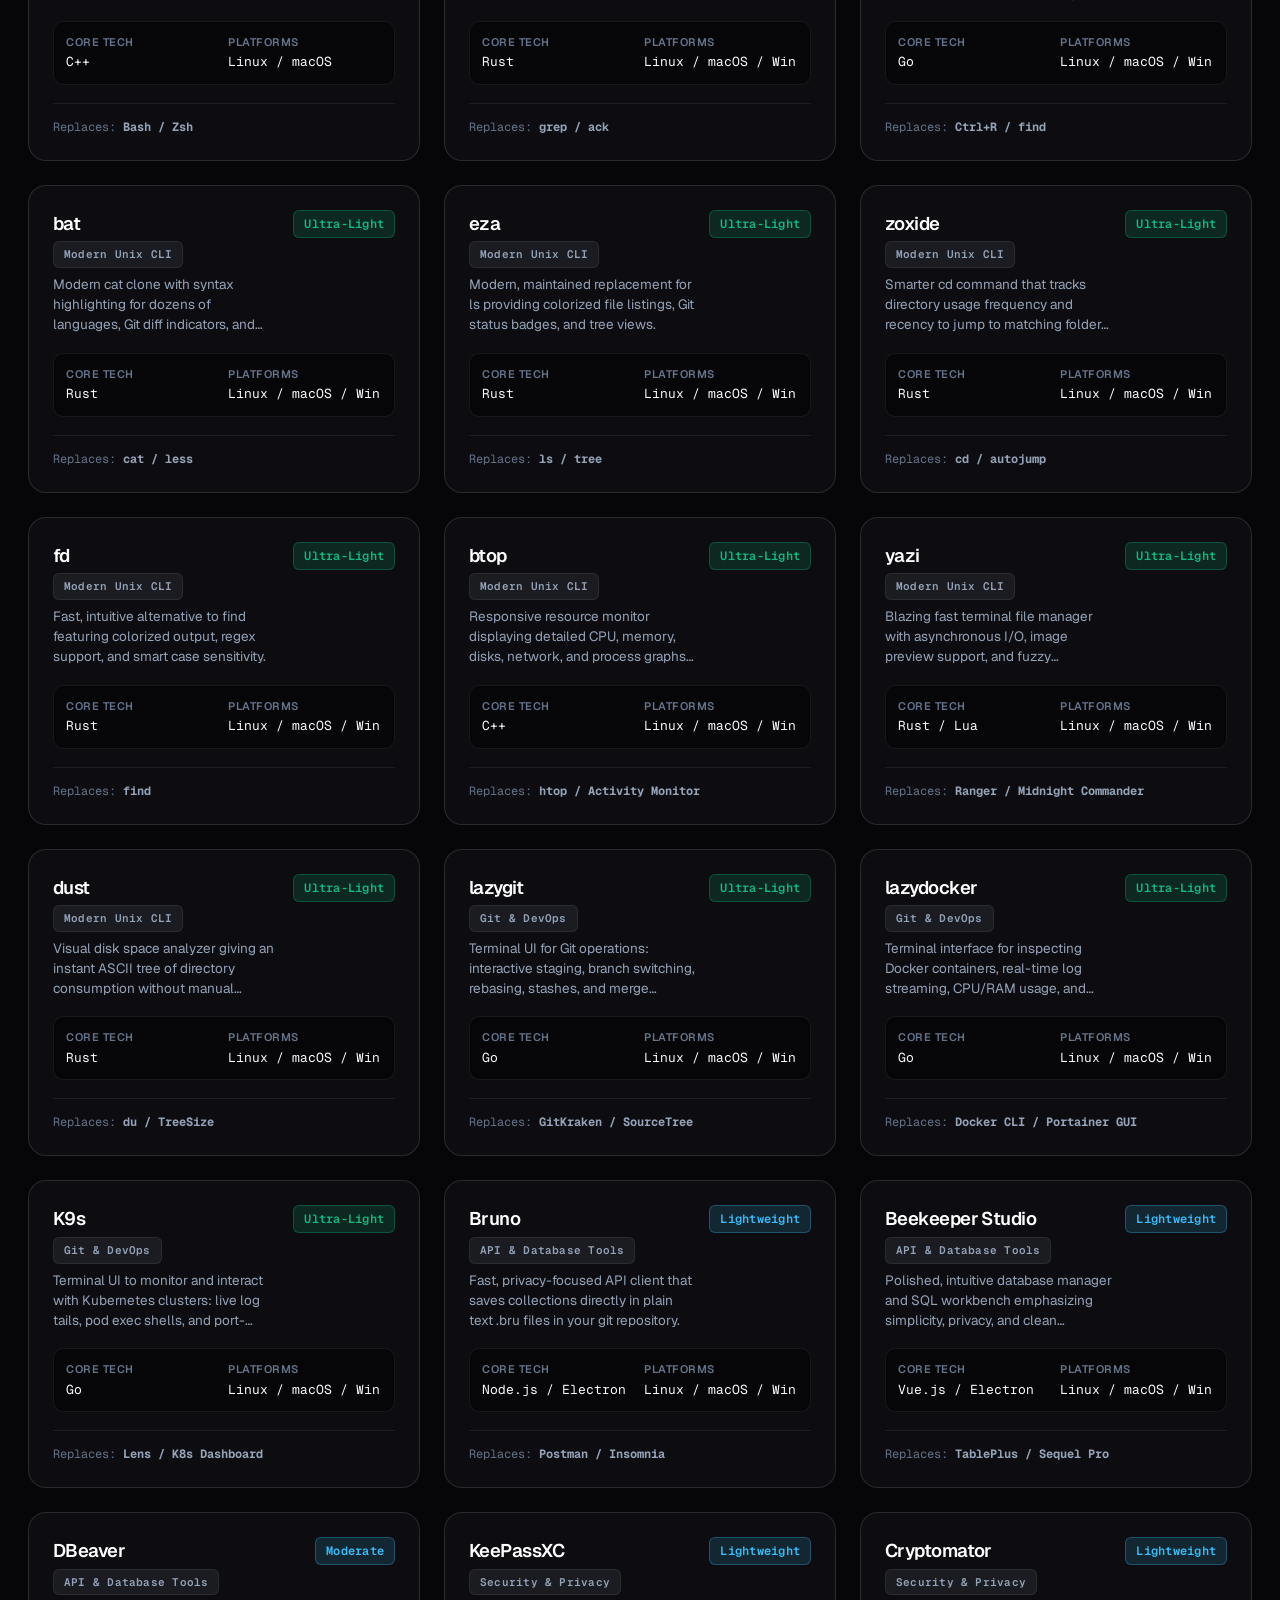
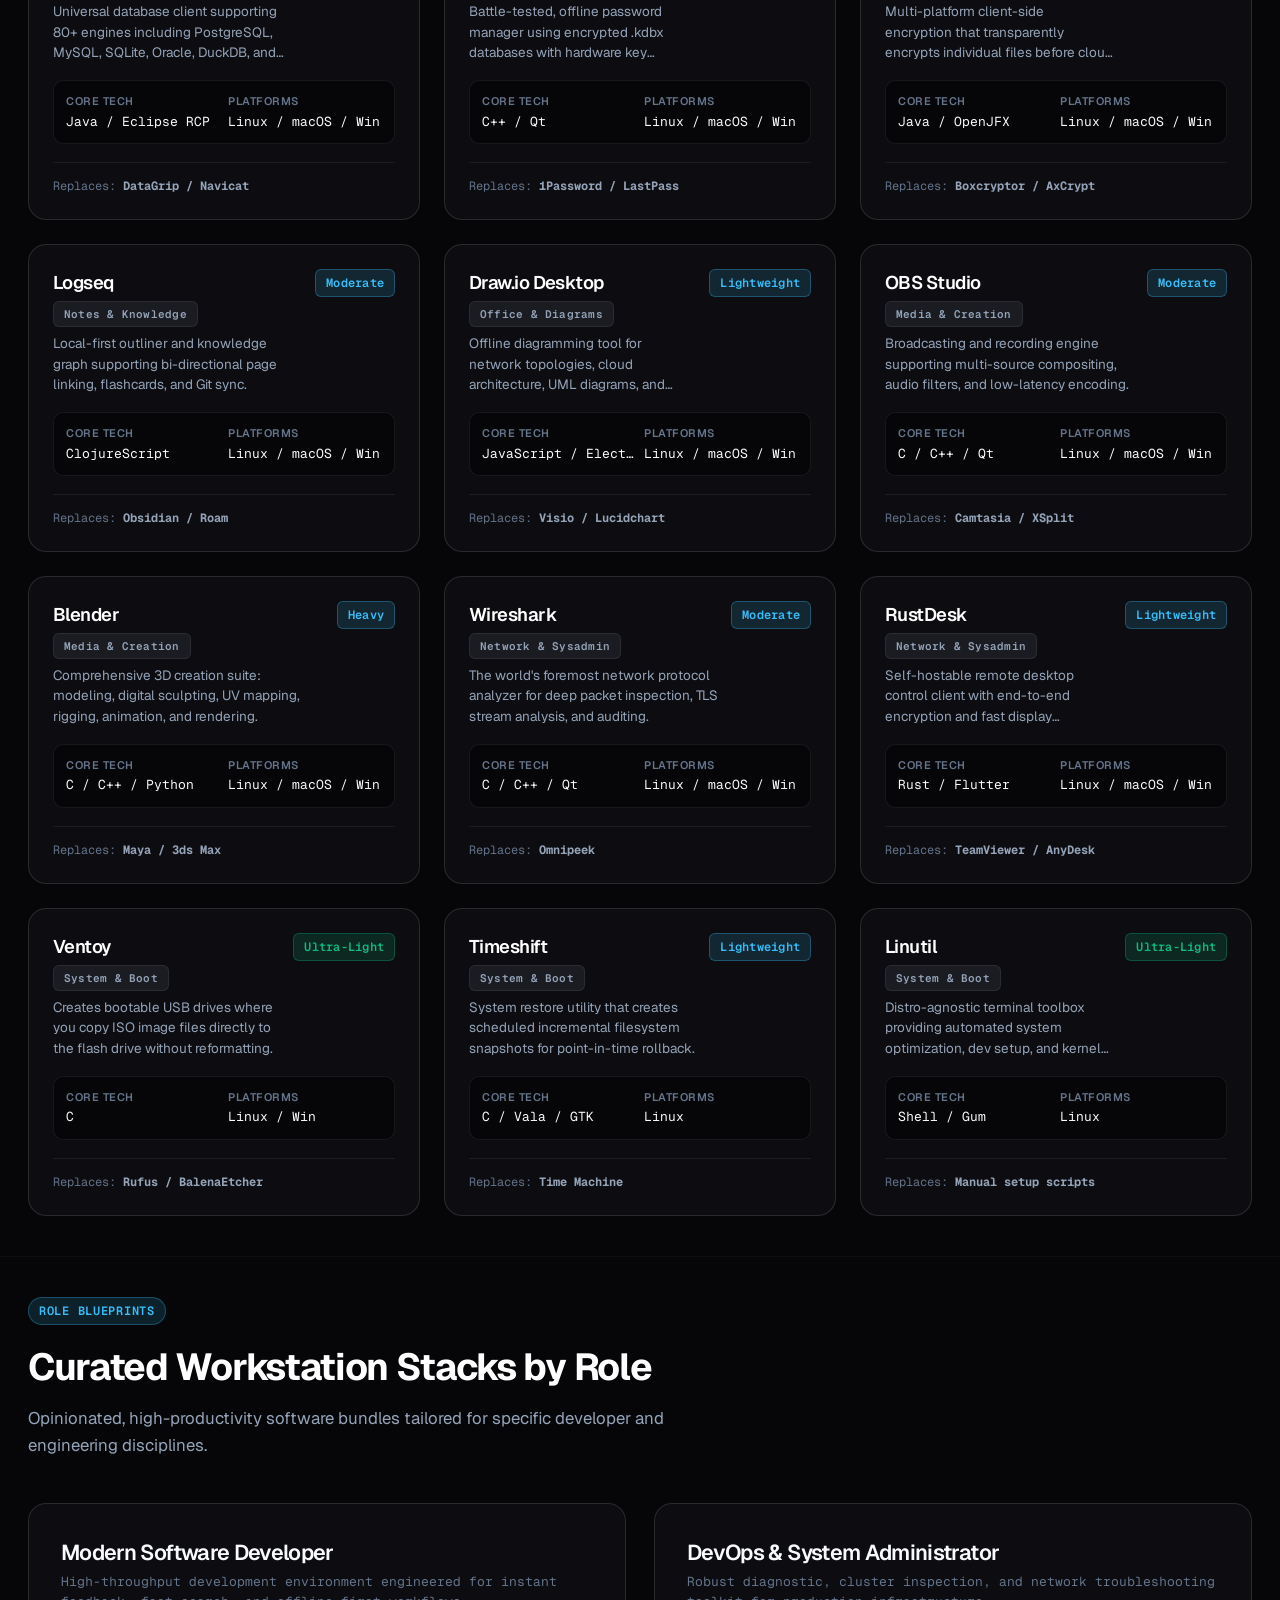
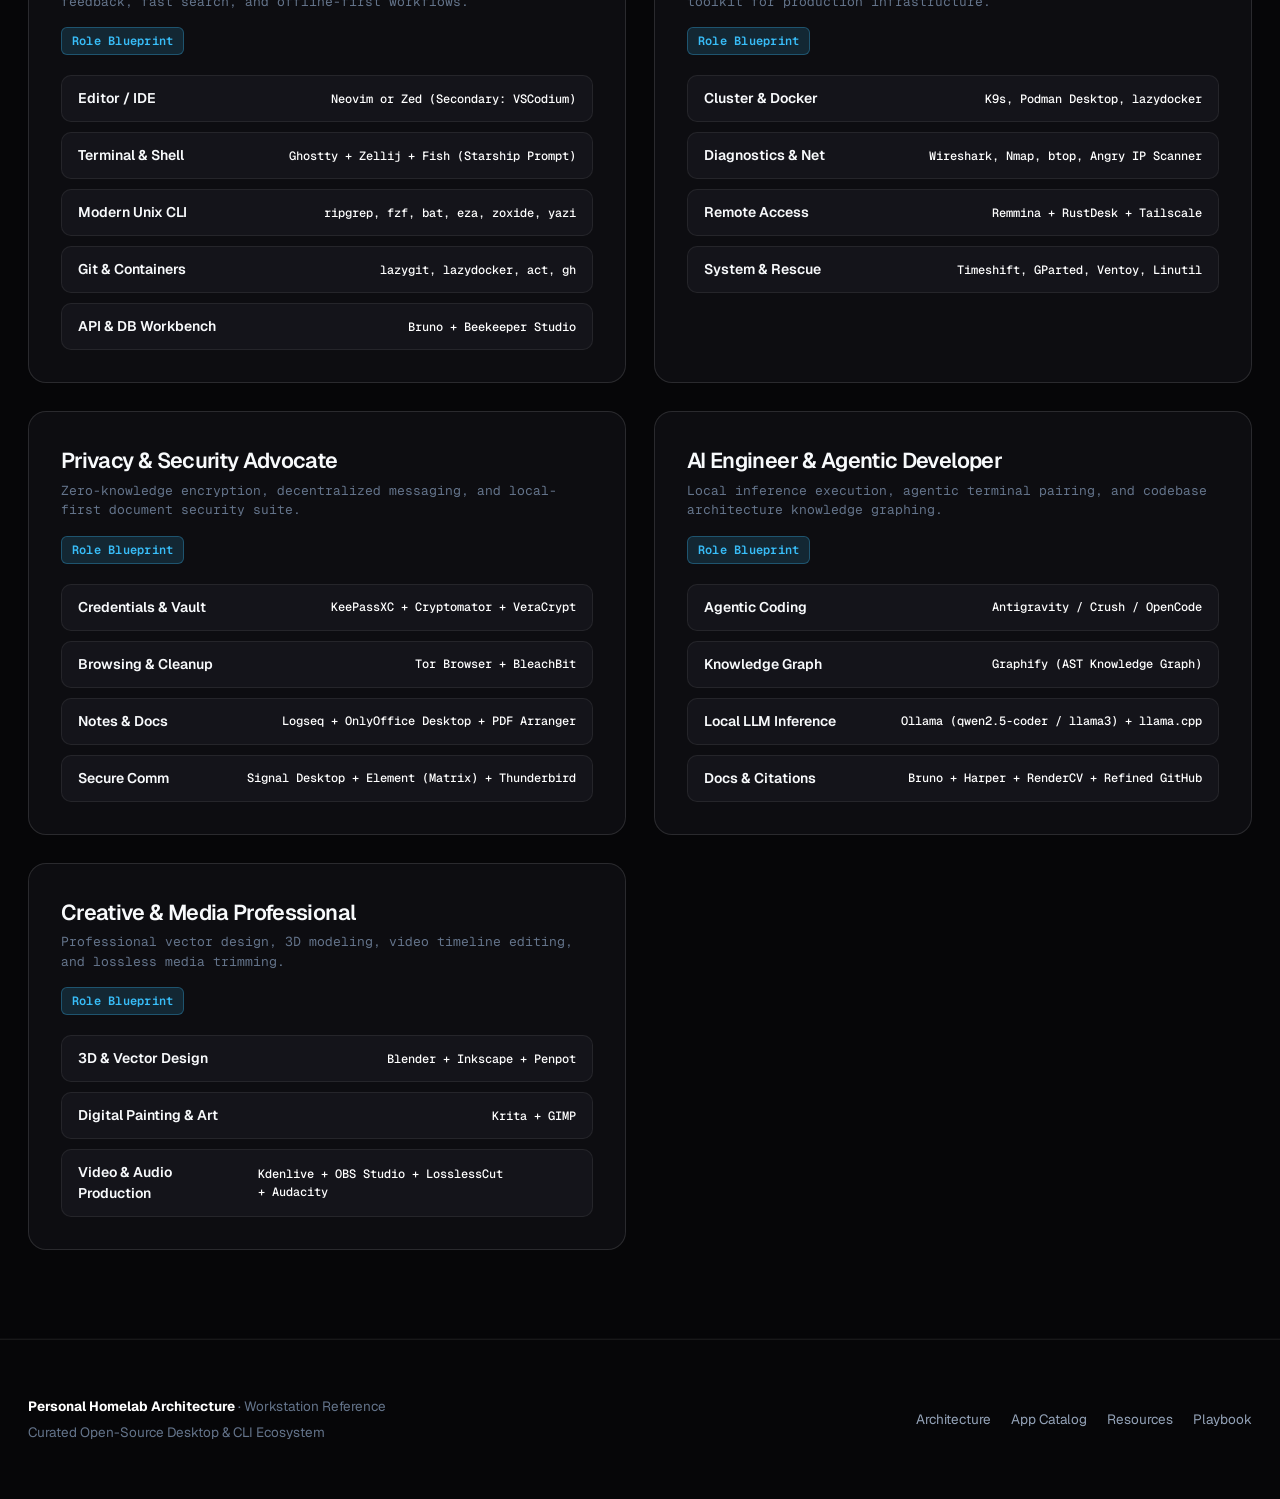
<file: workstation.html>
<!DOCTYPE html>
<html lang="en">
<head>
  <meta charset="UTF-8">
  <meta http-equiv="refresh" content="0; url=resources.html">
  <title>Redirecting to Resources &amp; Toolkits...</title>
  <script>
    window.location.href = "resources.html";
  </script>
</head>
<body style="background:#000;color:#fff;font-family:sans-serif;padding:40px;text-align:center;">
  <p>Loading Workstation &amp; Developer Resources...</p>
  <p><a href="resources.html" style="color:#38bdf8;">Click here if not redirected automatically.</a></p>
</body>
</html>
</file>
<file: css/style.css>
/* ==============================================================================
   HOMELAB PORTAL DESIGN SYSTEM & CORE STYLES
   - Clean, professional, modern, sleek engineering aesthetic
   - Fonts: Geist, Manrope, Geist Mono
   - Palette: Deep rich obsidian blacks (#0A0A0C, #111115, #18181F, #22222D)
   - Accents: Electric Sky (#38BDF8), Emerald (#10B981), Amber (#F59E0B)
   - Layout: Responsive 2-column Hero showcase, glassmorphic cards, crisp typography
   ============================================================================== */

@import url('https://fonts.googleapis.com/css2?family=Geist:wght@300;400;500;600;700&family=Geist+Mono:wght@400;500;600&family=Manrope:wght@400;500;600;700&display=swap');

:root {
  /* Ultra-clean Modern Obsidian Dark Palette */
  --bg-dark-0: #060608;
  --bg-dark-1: #0D0D11;
  --bg-dark-2: #14141A;
  --bg-dark-3: #1C1C24;
  --bg-dark-4: #262632;
  --bg-card: rgba(16, 16, 22, 0.75);
  --bg-card-hover: rgba(24, 24, 34, 0.85);

  /* Text & Hierarchy */
  --text-primary: #F8FAFC;
  --text-secondary: #94A3B8;
  --text-muted: #64748B;
  --text-dim: #475569;

  /* Accents */
  --accent-cyan: #38BDF8;
  --accent-cyan-glow: rgba(56, 189, 248, 0.15);
  --accent-cyan-border: rgba(56, 189, 248, 0.3);
  
  --accent-emerald: #10B981;
  --accent-emerald-glow: rgba(16, 185, 129, 0.15);
  --accent-emerald-border: rgba(16, 185, 129, 0.3);

  --accent-amber: #F59E0B;
  --accent-amber-glow: rgba(245, 158, 11, 0.15);

  /* Glass & Borders */
  --border-subtle: rgba(255, 255, 255, 0.07);
  --border-medium: rgba(255, 255, 255, 0.12);
  --border-bright: rgba(255, 255, 255, 0.2);
  --glass-nav: rgba(10, 10, 14, 0.85);

  /* Typography */
  --font-sans: 'Geist', 'Manrope', -apple-system, BlinkMacSystemFont, sans-serif;
  --font-mono: 'Geist Mono', monospace;

  /* Radius */
  --radius-sm: 6px;
  --radius-md: 10px;
  --radius-lg: 14px;
  --radius-xl: 18px;
  --radius-2xl: 24px;
  --radius-full: 9999px;

  /* Transitions */
  --ease-spring: cubic-bezier(0.16, 1, 0.3, 1);
  --transition-normal: all 500ms var(--ease-spring);
  --transition-fast: all 200ms var(--ease-spring);

  /* Max Width */
  --max-width: 1360px;
}

/* Base resets */
*, *::before, *::after {
  box-sizing: border-box;
  margin: 0;
  padding: 0;
  min-width: 0;
}

html {
  background-color: var(--bg-dark-0);
  color: var(--text-primary);
  font-family: var(--font-sans);
  font-size: 16px;
  line-height: 1.5;
  scroll-behavior: smooth;
  -webkit-font-smoothing: antialiased;
  -moz-osx-font-smoothing: grayscale;
  overflow-x: hidden;
}

body {
  background-color: var(--bg-dark-0);
  min-height: 100dvh;
  position: relative;
  overflow-x: hidden;
  width: 100%;
}

/* Clean background grid pattern */
body::before {
  content: "";
  position: fixed;
  top: 0;
  left: 0;
  width: 100vw;
  height: 100vh;
  background-size: 40px 40px;
  background-image: 
    linear-gradient(to right, rgba(255, 255, 255, 0.02) 1px, transparent 1px),
    linear-gradient(to bottom, rgba(255, 255, 255, 0.02) 1px, transparent 1px);
  pointer-events: none;
  z-index: 0;
}

/* Accessibility skip link */
.skip-link {
  position: absolute;
  top: -60px;
  left: 24px;
  background: var(--bg-dark-4);
  color: var(--text-primary);
  padding: 8px 16px;
  border-radius: var(--radius-md);
  border: 1px solid var(--border-medium);
  font-size: 14px;
  font-weight: 600;
  text-decoration: none;
  z-index: 10000;
  transition: top 200ms ease;
}

.skip-link:focus {
  top: 24px;
  outline: 2px solid var(--accent-cyan);
}

/* Layout container */
.container {
  max-width: var(--max-width);
  margin: 0 auto;
  padding: 0 28px;
  width: 100%;
  position: relative;
  z-index: 1;
}

/* Typography rules */
h1, h2, h3, h4, h5, h6 {
  font-family: var(--font-sans);
  font-weight: 600;
  letter-spacing: -0.03em;
  color: var(--text-primary);
  overflow-wrap: break-word;
}

p, li, span, label {
  text-wrap: pretty;
  overflow-wrap: break-word;
}

.tabular-nums {
  font-variant-numeric: tabular-nums;
  font-family: var(--font-mono);
}

code, kbd, pre {
  font-family: var(--font-mono);
}

/* Section headers */
section {
  padding: 88px 0;
  position: relative;
  width: 100%;
  border-bottom: 1px solid rgba(255, 255, 255, 0.03);
}

.section-header {
  margin-bottom: 44px;
}

.section-tag {
  display: inline-flex;
  align-items: center;
  gap: 6px;
  font-size: 0.75rem;
  font-weight: 600;
  text-transform: uppercase;
  letter-spacing: 0.06em;
  color: var(--accent-cyan);
  background: var(--accent-cyan-glow);
  border: 1px solid var(--accent-cyan-border);
  padding: 4px 10px;
  border-radius: var(--radius-full);
  margin-bottom: 14px;
  font-family: var(--font-mono);
}

.section-headline {
  font-size: clamp(1.75rem, 3vw, 2.35rem);
  font-weight: 700;
  letter-spacing: -0.035em;
  margin-bottom: 10px;
  color: #FFFFFF;
}

.section-subheadline {
  color: var(--text-secondary);
  font-size: 1.05rem;
  max-width: 660px;
  line-height: 1.6;
}

/* Floating Island Navigation (Clean, Professional, Focused) */
.floating-nav-wrapper {
  position: sticky;
  top: 16px;
  z-index: 100;
  display: flex;
  justify-content: center;
  pointer-events: none;
  padding: 0 16px;
  width: 100%;
}

.floating-nav {
  pointer-events: auto;
  display: flex;
  align-items: center;
  gap: 8px;
  background: rgba(10, 10, 14, 0.85);
  backdrop-filter: blur(24px);
  -webkit-backdrop-filter: blur(24px);
  border: 1px solid var(--border-medium);
  box-shadow: 0 12px 36px rgba(0, 0, 0, 0.65), inset 0 1px 0 rgba(255, 255, 255, 0.1);
  border-radius: var(--radius-full);
  padding: 5px 12px;
  transition: var(--transition-normal);
  max-width: 100%;
}

.nav-brand {
  display: flex;
  align-items: center;
  gap: 8px;
  padding: 5px 12px;
  color: var(--text-primary);
  text-decoration: none;
  font-weight: 600;
  font-size: 0.875rem;
  letter-spacing: -0.01em;
  white-space: nowrap;
}

.brand-indicator {
  width: 7px;
  height: 7px;
  background-color: var(--accent-emerald);
  border-radius: 50%;
  box-shadow: 0 0 10px var(--accent-emerald);
  animation: pulse-dot 2.5s infinite var(--ease-spring);
  flex-shrink: 0;
}

@keyframes pulse-dot {
  0%, 100% { opacity: 1; transform: scale(1); }
  50% { opacity: 0.4; transform: scale(0.85); }
}

.nav-links {
  display: flex;
  align-items: center;
  gap: 3px;
  list-style: none;
}

.nav-link {
  display: flex;
  align-items: center;
  gap: 5px;
  padding: 6px 12px;
  border-radius: var(--radius-full);
  color: var(--text-secondary);
  font-size: 0.8125rem;
  font-weight: 500;
  text-decoration: none;
  transition: var(--transition-fast);
  white-space: nowrap;
}

.nav-link:hover {
  color: #FFFFFF;
  background: rgba(255, 255, 255, 0.08);
}

.nav-link.active {
  color: #FFFFFF;
  background: var(--bg-dark-3);
  box-shadow: inset 0 0 0 1px var(--border-subtle);
  font-weight: 600;
}

.nav-search-btn {
  display: flex;
  align-items: center;
  gap: 8px;
  background: var(--bg-dark-2);
  border: 1px solid var(--border-medium);
  color: var(--text-muted);
  padding: 5px 12px;
  border-radius: var(--radius-full);
  font-size: 0.78125rem;
  font-family: var(--font-sans);
  cursor: pointer;
  transition: var(--transition-fast);
  white-space: nowrap;
  margin-left: 4px;
}

.nav-search-btn:hover {
  background: var(--bg-dark-3);
  color: #FFFFFF;
  border-color: var(--accent-cyan-border);
}

.nav-search-btn kbd {
  background: var(--bg-dark-4);
  color: var(--text-secondary);
  padding: 2px 6px;
  border-radius: var(--radius-sm);
  font-size: 0.6875rem;
  font-weight: 600;
  font-family: var(--font-mono);
}

/* Mobile Nav Toggle */
.mobile-nav-toggle {
  display: none;
  background: transparent;
  border: none;
  cursor: pointer;
  padding: 6px;
  color: var(--text-primary);
  position: relative;
  width: 32px;
  height: 32px;
}

.mobile-nav-toggle span {
  display: block;
  width: 16px;
  height: 2px;
  background: var(--text-primary);
  position: absolute;
  left: 8px;
  transition: var(--transition-fast);
}

.mobile-nav-toggle span:first-child { top: 11px; }
.mobile-nav-toggle span:last-child { top: 19px; }

.mobile-nav-toggle.open span:first-child { transform: translateY(4px) rotate(45deg); }
.mobile-nav-toggle.open span:last-child { transform: translateY(-4px) rotate(-45deg); }

.mobile-menu-overlay {
  position: fixed;
  inset: 0;
  background: rgba(6, 6, 8, 0.95);
  backdrop-filter: blur(28px);
  -webkit-backdrop-filter: blur(28px);
  z-index: 95;
  display: flex;
  flex-direction: column;
  justify-content: center;
  align-items: center;
  gap: 20px;
  opacity: 0;
  pointer-events: none;
  transition: var(--transition-normal);
  padding: 24px;
}

.mobile-menu-overlay.open {
  opacity: 1;
  pointer-events: auto;
}

.mobile-menu-overlay a {
  font-size: 1.35rem;
  font-weight: 600;
  color: var(--text-primary);
  text-decoration: none;
  transition: var(--transition-fast);
}

.mobile-menu-overlay a:hover {
  color: var(--accent-cyan);
}

/* Scroll reveal animations */
.reveal {
  opacity: 0;
  transform: translateY(20px);
  transition: opacity 700ms var(--ease-spring), transform 700ms var(--ease-spring);
}

.reveal.revealed {
  opacity: 1;
  transform: translateY(0);
}

/* Responsive adjustments */
@media (max-width: 980px) {
  .nav-links, .nav-search-btn { display: none; }
  .mobile-nav-toggle { display: block; }
  section { padding: 64px 0; }
}

@media (max-width: 540px) {
  .container { padding: 0 16px; }
  .floating-nav-wrapper { top: 12px; padding: 0 8px; }
  .floating-nav { padding: 4px 8px; }
  .section-headline { font-size: 1.5rem; }
}
</file>
<file: css/components.css>
/* ==============================================================================
   HOMELAB PORTAL COMPONENT STYLES
   - High-end 2-column Hero showcase
   - Crisp, elevated glass cards with distinct borders & glows
   - Clean badges, status tags, and typography
   - Responsive tables, timeline steps, and runbooks
   ============================================================================== */

/* Buttons */
.btn {
  display: inline-flex;
  align-items: center;
  justify-content: center;
  gap: 8px;
  font-family: var(--font-sans);
  font-size: 0.9375rem;
  font-weight: 600;
  padding: 10px 20px;
  border-radius: var(--radius-md);
  border: 1px solid transparent;
  cursor: pointer;
  text-decoration: none;
  transition: var(--transition-fast);
  line-height: 1.25;
  white-space: nowrap;
}

.btn:active {
  transform: scale(0.97);
}

.btn-primary {
  background: #FFFFFF;
  color: #0A0A0C;
  box-shadow: 0 4px 14px rgba(255, 255, 255, 0.15);
}

.btn-primary:hover {
  background: #E2E8F0;
  box-shadow: 0 6px 20px rgba(255, 255, 255, 0.25);
  transform: translateY(-2px);
}

.btn-secondary {
  background: var(--bg-dark-2);
  color: var(--text-primary);
  border-color: var(--border-medium);
}

.btn-secondary:hover {
  background: var(--bg-dark-3);
  border-color: var(--border-bright);
  transform: translateY(-2px);
}

.btn-sm {
  font-size: 0.8125rem;
  padding: 6px 12px;
}

/* Badges & Status */
.badge {
  display: inline-flex;
  align-items: center;
  gap: 6px;
  font-size: 0.75rem;
  font-weight: 600;
  padding: 4px 10px;
  border-radius: var(--radius-sm);
  letter-spacing: 0.02em;
  font-family: var(--font-mono);
  white-space: nowrap;
  flex-shrink: 0;
}

.badge-active {
  background: var(--accent-emerald-glow);
  color: var(--accent-emerald);
  border: 1px solid var(--accent-emerald-border);
}

.badge-catalog {
  background: rgba(148, 163, 184, 0.1);
  color: var(--text-secondary);
  border: 1px solid var(--border-subtle);
}

.badge-ssd {
  background: var(--accent-cyan-glow);
  color: var(--accent-cyan);
  border: 1px solid var(--accent-cyan-border);
}

.badge-hdd {
  background: var(--accent-amber-glow);
  color: var(--accent-amber);
  border: 1px solid rgba(245, 158, 11, 0.3);
}

/* Hero Section (2-Column Showcase) */
.hero-section {
  padding-top: 48px;
  padding-bottom: 72px;
  position: relative;
}

.hero-grid {
  display: grid;
  grid-template-columns: 1.15fr 0.85fr;
  gap: 48px;
  align-items: center;
}

@media (max-width: 1040px) {
  .hero-grid {
    grid-template-columns: 1fr;
    gap: 40px;
  }
}

.hero-left {
  display: flex;
  flex-direction: column;
  gap: 20px;
}

.hero-pill {
  display: inline-flex;
  align-items: center;
  gap: 8px;
  font-size: 0.8125rem;
  font-weight: 500;
  color: var(--text-secondary);
  background: var(--bg-dark-2);
  border: 1px solid var(--border-medium);
  padding: 6px 14px;
  border-radius: var(--radius-full);
  width: fit-content;
}

.hero-headline {
  font-size: clamp(2.4rem, 4vw, 3.4rem);
  font-weight: 700;
  line-height: 1.1;
  letter-spacing: -0.04em;
  color: #FFFFFF;
}

.hero-headline-gradient {
  background: linear-gradient(90deg, #FFFFFF 0%, #94A3B8 100%);
  -webkit-background-clip: text;
  -webkit-text-fill-color: transparent;
}

.hero-description {
  font-size: 1.0625rem;
  color: var(--text-secondary);
  line-height: 1.6;
  max-width: 580px;
}

.hero-actions {
  display: flex;
  gap: 12px;
  margin-top: 8px;
  flex-wrap: wrap;
}

.hero-specs-row {
  display: flex;
  gap: 16px;
  margin-top: 12px;
  padding-top: 20px;
  border-top: 1px solid var(--border-subtle);
  flex-wrap: wrap;
}

.spec-item {
  display: flex;
  flex-direction: column;
  gap: 2px;
}

.spec-label {
  font-size: 0.6875rem;
  color: var(--text-muted);
  text-transform: uppercase;
  font-weight: 600;
  letter-spacing: 0.05em;
}

.spec-value {
  font-size: 0.84375rem;
  font-family: var(--font-mono);
  color: var(--text-primary);
  font-weight: 500;
}

/* Hero Showcase Frame (Right Column) */
.hero-visual-frame {
  position: relative;
  background: var(--bg-dark-1);
  border: 1px solid var(--border-bright);
  border-radius: var(--radius-xl);
  overflow: hidden;
  box-shadow: 0 24px 60px rgba(0, 0, 0, 0.8), 0 0 40px rgba(56, 189, 248, 0.08);
  transition: var(--transition-normal);
}

.hero-visual-frame:hover {
  border-color: rgba(255, 255, 255, 0.3);
  transform: translateY(-4px);
}

.frame-header {
  display: flex;
  align-items: center;
  justify-content: space-between;
  padding: 12px 18px;
  background: var(--bg-dark-2);
  border-bottom: 1px solid var(--border-subtle);
}

.frame-dots {
  display: flex;
  gap: 6px;
}

.frame-dot {
  width: 10px;
  height: 10px;
  border-radius: 50%;
  background: var(--bg-dark-4);
}

.frame-dot:nth-child(1) { background: #EF4444; }
.frame-dot:nth-child(2) { background: #F59E0B; }
.frame-dot:nth-child(3) { background: #10B981; }

.frame-title {
  font-family: var(--font-mono);
  font-size: 0.75rem;
  color: var(--text-secondary);
}

.hero-cover-img {
  width: 100%;
  height: auto;
  display: block;
  object-fit: cover;
  transition: transform 800ms var(--ease-spring);
}

.hero-visual-frame:hover .hero-cover-img {
  transform: scale(1.02);
}

.frame-footer {
  display: flex;
  align-items: center;
  justify-content: space-between;
  padding: 12px 18px;
  background: var(--bg-dark-2);
  border-top: 1px solid var(--border-subtle);
  font-size: 0.75rem;
  color: var(--text-secondary);
}

/* Stats Cards Grid */
.stats-grid {
  display: grid;
  grid-template-columns: repeat(4, 1fr);
  gap: 20px;
  margin-top: 48px;
}

@media (max-width: 1024px) {
  .stats-grid {
    grid-template-columns: repeat(2, 1fr);
  }
}

@media (max-width: 540px) {
  .stats-grid {
    grid-template-columns: 1fr;
  }
}

.stat-card {
  background: var(--bg-dark-1);
  border: 1px solid var(--border-medium);
  border-radius: var(--radius-lg);
  padding: 24px;
  display: flex;
  flex-direction: column;
  gap: 12px;
  transition: var(--transition-fast);
  position: relative;
  overflow: hidden;
}

.stat-card::before {
  content: "";
  position: absolute;
  top: 0;
  left: 0;
  width: 100%;
  height: 2px;
  background: linear-gradient(90deg, transparent, var(--border-bright), transparent);
  opacity: 0;
  transition: opacity 300ms ease;
}

.stat-card:hover {
  background: var(--bg-dark-2);
  border-color: var(--border-bright);
  transform: translateY(-4px);
  box-shadow: 0 16px 36px rgba(0, 0, 0, 0.6);
}

.stat-card:hover::before {
  opacity: 1;
}

.stat-header {
  display: flex;
  align-items: center;
  justify-content: space-between;
}

.stat-icon-box {
  width: 36px;
  height: 36px;
  border-radius: var(--radius-md);
  display: flex;
  align-items: center;
  justify-content: center;
  background: var(--bg-dark-2);
  border: 1px solid var(--border-subtle);
}

.stat-label {
  font-size: 0.8125rem;
  color: var(--text-muted);
  font-weight: 500;
}

.stat-value {
  font-size: 2rem;
  font-weight: 700;
  color: #FFFFFF;
  letter-spacing: -0.03em;
  line-height: 1;
}

.stat-desc {
  font-size: 0.8125rem;
  color: var(--text-secondary);
  line-height: 1.4;
}

/* Storage Tiering Grid */
.architecture-grid {
  display: grid;
  grid-template-columns: 1fr 1fr;
  gap: 28px;
}

@media (max-width: 960px) {
  .architecture-grid {
    grid-template-columns: 1fr;
  }
}

.tier-card {
  background: var(--bg-dark-1);
  border: 1px solid var(--border-medium);
  border-radius: var(--radius-xl);
  padding: 32px;
  display: flex;
  flex-direction: column;
  gap: 20px;
  transition: var(--transition-fast);
}

.tier-card:hover {
  border-color: var(--border-bright);
  box-shadow: 0 16px 40px rgba(0, 0, 0, 0.5);
}

.tier-header {
  display: flex;
  justify-content: space-between;
  align-items: flex-start;
  gap: 16px;
  flex-wrap: wrap;
}

.tier-title-group h3 {
  font-size: 1.35rem;
  margin-bottom: 4px;
}

.tier-title-group p {
  font-size: 0.8125rem;
  color: var(--text-muted);
  font-family: var(--font-mono);
}

.tier-items {
  list-style: none;
  display: flex;
  flex-direction: column;
  gap: 10px;
}

.tier-item {
  display: flex;
  align-items: center;
  justify-content: space-between;
  gap: 12px;
  padding: 12px 16px;
  background: var(--bg-dark-2);
  border: 1px solid var(--border-subtle);
  border-radius: var(--radius-md);
  font-size: 0.875rem;
  transition: var(--transition-fast);
}

.tier-item:hover {
  background: var(--bg-dark-3);
  border-color: var(--border-medium);
}

.tier-item-name {
  font-weight: 600;
  color: var(--text-primary);
}

.tier-item-path {
  font-family: var(--font-mono);
  font-size: 0.75rem;
  color: var(--text-muted);
}

/* ==============================================================================
   INTERACTIVE ARCHITECTURE DIAGRAMS & VISUALIZERS
============================================================================== */
.diagram-wrapper {
  background: var(--bg-dark-1);
  border: 1px solid var(--border-medium);
  border-radius: var(--radius-xl);
  padding: 28px;
  margin-top: 24px;
  position: relative;
  overflow: hidden;
}

.diagram-header-bar {
  display: flex;
  align-items: center;
  justify-content: space-between;
  flex-wrap: wrap;
  gap: 16px;
  margin-bottom: 24px;
  padding-bottom: 18px;
  border-bottom: 1px solid var(--border-subtle);
}

.diagram-tabs {
  display: flex;
  align-items: center;
  gap: 8px;
  flex-wrap: wrap;
}

.diagram-tab-btn {
  display: inline-flex;
  align-items: center;
  gap: 8px;
  padding: 8px 16px;
  border-radius: var(--radius-full);
  background: var(--bg-dark-2);
  border: 1px solid var(--border-subtle);
  color: var(--text-secondary);
  font-size: 0.8125rem;
  font-weight: 500;
  cursor: pointer;
  transition: var(--transition-fast);
}

.diagram-tab-btn:hover {
  color: #FFFFFF;
  border-color: var(--border-medium);
  background: var(--bg-dark-3);
}

.diagram-tab-btn.active {
  color: #FFFFFF;
  background: var(--bg-dark-4);
  border-color: var(--accent-cyan-border);
  box-shadow: 0 0 16px var(--accent-cyan-glow);
  font-weight: 600;
}

.diagram-view-pane {
  display: none;
  animation: fadeIn 350ms var(--ease-spring);
}

.diagram-view-pane.active {
  display: block;
}

@keyframes fadeIn {
  from { opacity: 0; transform: translateY(6px); }
  to { opacity: 1; transform: translateY(0); }
}

/* Visual Canvas Layout */
.visual-canvas {
  background: rgba(6, 6, 8, 0.7);
  border: 1px solid rgba(255, 255, 255, 0.05);
  border-radius: var(--radius-lg);
  padding: 28px;
  position: relative;
}

/* Ingress Flow Canvas */
.ingress-pipeline-grid {
  display: grid;
  grid-template-columns: 1fr auto 1.2fr auto 1.8fr;
  align-items: center;
  gap: 16px;
}

@media (max-width: 1100px) {
  .ingress-pipeline-grid {
    grid-template-columns: 1fr;
    gap: 20px;
  }
}

.diagram-connector {
  display: flex;
  flex-direction: column;
  align-items: center;
  justify-content: center;
  gap: 6px;
  position: relative;
}

.connector-line {
  width: 100%;
  height: 2px;
  background: linear-gradient(90deg, var(--border-medium), var(--accent-cyan), var(--border-medium));
  position: relative;
  min-width: 40px;
}

@media (max-width: 1100px) {
  .connector-line {
    width: 2px;
    height: 30px;
    min-width: 2px;
  }
}

.connector-pulse {
  position: absolute;
  width: 6px;
  height: 6px;
  background: var(--accent-cyan);
  border-radius: 50%;
  box-shadow: 0 0 8px var(--accent-cyan);
  animation: pulse-travel 2.5s infinite linear;
}

@keyframes pulse-travel {
  0% { left: 0%; opacity: 0; }
  20% { opacity: 1; }
  80% { opacity: 1; }
  100% { left: 100%; opacity: 0; }
}

.connector-tag {
  font-family: var(--font-mono);
  font-size: 0.6875rem;
  color: var(--accent-cyan);
  background: var(--accent-cyan-glow);
  padding: 2px 8px;
  border-radius: var(--radius-full);
  border: 1px solid var(--accent-cyan-border);
  white-space: nowrap;
}

/* Interactive Node Card */
.diagram-node-card {
  background: var(--bg-dark-2);
  border: 1px solid var(--border-subtle);
  border-radius: var(--radius-lg);
  padding: 20px;
  display: flex;
  flex-direction: column;
  gap: 12px;
  position: relative;
  transition: var(--transition-normal);
}

.diagram-node-card:hover {
  border-color: var(--accent-cyan-border);
  background: var(--bg-dark-3);
  transform: translateY(-3px);
  box-shadow: 0 12px 28px rgba(0, 0, 0, 0.5);
}

.node-card-header {
  display: flex;
  align-items: center;
  justify-content: space-between;
  gap: 10px;
}

.node-card-title {
  font-size: 0.9375rem;
  font-weight: 600;
  color: #FFFFFF;
  display: flex;
  align-items: center;
  gap: 8px;
}

.node-card-desc {
  font-size: 0.8125rem;
  color: var(--text-secondary);
  line-height: 1.5;
}

.node-subitems {
  display: flex;
  flex-direction: column;
  gap: 6px;
  margin-top: 4px;
}

.node-subitem {
  display: flex;
  align-items: center;
  justify-content: space-between;
  background: var(--bg-dark-1);
  padding: 6px 10px;
  border-radius: var(--radius-md);
  border: 1px solid rgba(255, 255, 255, 0.04);
  font-size: 0.75rem;
}

.node-subitem-name {
  color: var(--text-primary);
  font-weight: 500;
}

.node-subitem-port {
  font-family: var(--font-mono);
  color: var(--accent-cyan);
}

/* Storage Visual Diagram Grid */
.storage-diagram-grid {
  display: grid;
  grid-template-columns: repeat(2, 1fr);
  gap: 24px;
}

@media (max-width: 860px) {
  .storage-diagram-grid {
    grid-template-columns: 1fr;
  }
}

.storage-bay-card {
  background: var(--bg-dark-2);
  border: 1px solid var(--border-subtle);
  border-radius: var(--radius-lg);
  padding: 24px;
  display: flex;
  flex-direction: column;
  gap: 16px;
}

.bay-header {
  display: flex;
  align-items: center;
  justify-content: space-between;
}

.bay-title-group h3 {
  font-size: 1.05rem;
  color: #FFFFFF;
}

.bay-title-group p {
  font-family: var(--font-mono);
  font-size: 0.75rem;
  color: var(--text-muted);
}

.bay-spec-tags {
  display: flex;
  flex-wrap: wrap;
  gap: 6px;
}

.bay-spec-tag {
  font-size: 0.6875rem;
  font-family: var(--font-mono);
  padding: 3px 8px;
  border-radius: var(--radius-full);
  background: var(--bg-dark-1);
  border: 1px solid var(--border-subtle);
  color: var(--text-secondary);
}

/* Sequence Pipeline Flow */
.sequence-steps {
  display: grid;
  grid-template-columns: repeat(5, 1fr);
  gap: 12px;
}

@media (max-width: 1040px) {
  .sequence-steps {
    grid-template-columns: repeat(2, 1fr);
  }
}

@media (max-width: 600px) {
  .sequence-steps {
    grid-template-columns: 1fr;
  }
}

.seq-step-card {
  background: var(--bg-dark-2);
  border: 1px solid var(--border-subtle);
  border-radius: var(--radius-lg);
  padding: 16px;
  display: flex;
  flex-direction: column;
  gap: 8px;
  position: relative;
}

.seq-step-num {
  width: 24px;
  height: 24px;
  border-radius: 50%;
  background: var(--accent-cyan-glow);
  border: 1px solid var(--accent-cyan-border);
  color: var(--accent-cyan);
  font-family: var(--font-mono);
  font-size: 0.75rem;
  font-weight: 700;
  display: flex;
  align-items: center;
  justify-content: center;
}

.seq-step-title {
  font-size: 0.875rem;
  font-weight: 600;
  color: #FFFFFF;
}

.seq-step-cmd {
  font-family: var(--font-mono);
  font-size: 0.6875rem;
  color: var(--accent-emerald);
  background: var(--bg-dark-0);
  padding: 6px 8px;
  border-radius: var(--radius-sm);
  overflow-x: auto;
  white-space: nowrap;
}

/* Full System Blueprint Visual Map */
.blueprint-map {
  display: flex;
  flex-direction: column;
  gap: 20px;
  position: relative;
}

.blueprint-layer {
  background: var(--bg-dark-2);
  border: 1px solid var(--border-medium);
  border-radius: var(--radius-lg);
  padding: 20px 24px;
  display: flex;
  flex-direction: column;
  gap: 12px;
}

.layer-header {
  display: flex;
  align-items: center;
  justify-content: space-between;
  flex-wrap: wrap;
  gap: 8px;
}

.layer-title {
  font-size: 0.9375rem;
  font-weight: 600;
  color: #FFFFFF;
  display: flex;
  align-items: center;
  gap: 8px;
}

.layer-badge {
  font-family: var(--font-mono);
  font-size: 0.6875rem;
  padding: 3px 10px;
  border-radius: var(--radius-full);
}

.blueprint-clusters {
  display: grid;
  grid-template-columns: repeat(3, 1fr);
  gap: 16px;
}

@media (max-width: 960px) {
  .blueprint-clusters {
    grid-template-columns: 1fr;
  }
}

.cluster-card {
  background: var(--bg-dark-1);
  border: 1px solid var(--border-subtle);
  border-radius: var(--radius-md);
  padding: 16px;
  display: flex;
  flex-direction: column;
  gap: 10px;
  transition: var(--transition-fast);
}

.cluster-card:hover {
  border-color: var(--accent-cyan-border);
  background: var(--bg-dark-3);
  transform: translateY(-2px);
}

.cluster-header {
  display: flex;
  align-items: center;
  justify-content: space-between;
}

.cluster-title {
  font-size: 0.8125rem;
  font-weight: 600;
  color: var(--text-primary);
}

.cluster-services {
  display: flex;
  flex-direction: column;
  gap: 6px;
}

.cluster-service-item {
  display: flex;
  align-items: center;
  justify-content: space-between;
  background: var(--bg-dark-0);
  padding: 5px 8px;
  border-radius: var(--radius-sm);
  font-size: 0.6875rem;
}

.cluster-service-name {
  color: var(--text-secondary);
}

.cluster-service-port {
  font-family: var(--font-mono);
  color: var(--accent-cyan);
}

.blueprint-flow-arrow {
  display: flex;
  align-items: center;
  justify-content: center;
  gap: 8px;
  font-family: var(--font-mono);
  font-size: 0.6875rem;
  color: var(--accent-cyan);
  padding: 4px 0;
}

/* Service Filter Controls */
.filter-bar {
  display: flex;
  flex-direction: column;
  gap: 18px;
  margin-bottom: 36px;
  width: 100%;
}

.search-input-wrapper {
  position: relative;
  width: 100%;
}

.search-input {
  width: 100%;
  background: var(--bg-dark-1);
  border: 1px solid var(--border-medium);
  border-radius: var(--radius-lg);
  padding: 14px 18px 14px 48px;
  color: var(--text-primary);
  font-family: var(--font-sans);
  font-size: 0.9375rem;
  transition: var(--transition-fast);
}

.search-input:focus {
  background: var(--bg-dark-2);
  border-color: var(--accent-cyan-border);
  box-shadow: 0 0 0 1px var(--accent-cyan-border), 0 4px 20px rgba(56, 189, 248, 0.12);
  outline: none;
}

.search-icon {
  position: absolute;
  left: 18px;
  top: 50%;
  transform: translateY(-50%);
  color: var(--text-muted);
  pointer-events: none;
}

.filter-chips-scroll {
  display: flex;
  gap: 8px;
  overflow-x: auto;
  padding-bottom: 6px;
  scrollbar-width: thin;
  -webkit-overflow-scrolling: touch;
  width: 100%;
}

.filter-chip {
  background: var(--bg-dark-1);
  border: 1px solid var(--border-subtle);
  border-radius: var(--radius-full);
  padding: 7px 15px;
  color: var(--text-secondary);
  font-size: 0.8125rem;
  font-weight: 500;
  cursor: pointer;
  white-space: nowrap;
  display: flex;
  align-items: center;
  gap: 6px;
  transition: var(--transition-fast);
  flex-shrink: 0;
}

.filter-chip:hover {
  background: var(--bg-dark-2);
  color: var(--text-primary);
  border-color: var(--border-medium);
}

.filter-chip.active {
  background: var(--bg-dark-3);
  color: #FFFFFF;
  border-color: var(--text-secondary);
  font-weight: 600;
}

.filter-chip .chip-count {
  background: var(--bg-dark-4);
  color: var(--text-muted);
  font-size: 0.6875rem;
  padding: 2px 7px;
  border-radius: var(--radius-full);
  font-family: var(--font-mono);
}

.filter-chip.active .chip-count {
  background: #FFFFFF;
  color: #0A0A0C;
}

/* Service Cards */
.services-grid {
  display: grid;
  grid-template-columns: repeat(auto-fill, minmax(340px, 1fr));
  gap: 24px;
  width: 100%;
}

@media (max-width: 480px) {
  .services-grid {
    grid-template-columns: 1fr;
  }
}

.service-card {
  background: var(--bg-dark-1);
  border: 1px solid var(--border-medium);
  border-radius: var(--radius-xl);
  padding: 24px;
  display: flex;
  flex-direction: column;
  justify-content: space-between;
  gap: 18px;
  transition: var(--transition-fast);
  position: relative;
  overflow: hidden;
}

.service-card:hover {
  background: var(--bg-dark-2);
  border-color: var(--border-bright);
  transform: translateY(-4px);
  box-shadow: 0 16px 36px rgba(0, 0, 0, 0.6);
}

.service-card-header {
  display: flex;
  justify-content: space-between;
  align-items: flex-start;
  gap: 12px;
}

.service-title {
  font-size: 1.15rem;
  font-weight: 600;
  color: #FFFFFF;
  margin-bottom: 4px;
}

.service-desc {
  font-size: 0.84375rem;
  color: var(--text-secondary);
  line-height: 1.5;
  display: -webkit-box;
  -webkit-line-clamp: 3;
  -webkit-box-orient: vertical;
  overflow: hidden;
}

.service-meta-matrix {
  display: grid;
  grid-template-columns: repeat(2, 1fr);
  gap: 8px;
  background: var(--bg-dark-0);
  border: 1px solid var(--border-subtle);
  border-radius: var(--radius-md);
  padding: 12px;
}

.meta-matrix-item {
  display: flex;
  flex-direction: column;
  gap: 2px;
  min-width: 0;
}

.meta-matrix-label {
  font-size: 0.6875rem;
  color: var(--text-muted);
  text-transform: uppercase;
  letter-spacing: 0.05em;
  font-weight: 600;
}

.meta-matrix-val {
  font-size: 0.8125rem;
  font-family: var(--font-mono);
  color: var(--text-primary);
  white-space: nowrap;
  overflow: hidden;
  text-overflow: ellipsis;
}

.service-footer {
  display: flex;
  justify-content: space-between;
  align-items: center;
  gap: 12px;
  padding-top: 14px;
  border-top: 1px solid var(--border-subtle);
}

.service-tag {
  font-size: 0.75rem;
  color: var(--text-muted);
  font-family: var(--font-mono);
  overflow: hidden;
  text-overflow: ellipsis;
  white-space: nowrap;
  max-width: 180px;
}

/* Port Matrix Table */
.port-table-container {
  background: var(--bg-dark-1);
  border: 1px solid var(--border-medium);
  border-radius: var(--radius-xl);
  overflow-x: auto;
  -webkit-overflow-scrolling: touch;
  width: 100%;
}

.port-table {
  width: 100%;
  border-collapse: collapse;
  text-align: left;
  min-width: 600px;
}

.port-table th {
  background: var(--bg-dark-2);
  padding: 16px 20px;
  font-size: 0.75rem;
  font-weight: 600;
  text-transform: uppercase;
  letter-spacing: 0.05em;
  color: var(--text-muted);
  border-bottom: 1px solid var(--border-subtle);
}

.port-table td {
  padding: 14px 20px;
  font-size: 0.875rem;
  border-bottom: 1px solid var(--border-subtle);
  color: var(--text-secondary);
}

.port-table tr:last-child td {
  border-bottom: none;
}

.port-table tr:hover td {
  background: var(--bg-dark-2);
  color: var(--text-primary);
}

.port-num {
  font-family: var(--font-mono);
  font-weight: 600;
  color: var(--accent-cyan);
}

/* Backup Timeline Flow */
.backup-timeline {
  display: flex;
  flex-direction: column;
  gap: 16px;
  width: 100%;
}

.backup-step-card {
  background: var(--bg-dark-1);
  border: 1px solid var(--border-medium);
  border-radius: var(--radius-lg);
  padding: 22px 26px;
  display: grid;
  grid-template-columns: 48px 1fr minmax(220px, 420px);
  align-items: center;
  gap: 24px;
  transition: var(--transition-fast);
}

@media (max-width: 960px) {
  .backup-step-card {
    grid-template-columns: 48px 1fr;
    gap: 16px;
  }
  .backup-step-code {
    grid-column: 1 / -1;
  }
}

@media (max-width: 540px) {
  .backup-step-card {
    grid-template-columns: 1fr;
  }
}

.backup-step-card:hover {
  background: var(--bg-dark-2);
  border-color: var(--border-bright);
  transform: translateY(-2px);
}

.backup-step-num {
  width: 44px;
  height: 44px;
  border-radius: var(--radius-full);
  background: var(--bg-dark-3);
  border: 1px solid var(--border-bright);
  display: flex;
  align-items: center;
  justify-content: center;
  font-weight: 700;
  font-family: var(--font-mono);
  color: #FFFFFF;
  font-size: 1.05rem;
}

.backup-step-info h4 {
  font-size: 1.05rem;
  margin-bottom: 4px;
}

.backup-step-info p {
  font-size: 0.8125rem;
  color: var(--text-secondary);
  line-height: 1.4;
}

.backup-step-code {
  background: var(--bg-dark-0);
  border: 1px solid var(--border-subtle);
  border-radius: var(--radius-md);
  padding: 10px 14px;
  font-family: var(--font-mono);
  font-size: 0.75rem;
  color: var(--text-secondary);
  overflow-x: auto;
  white-space: nowrap;
}

/* Ops Runbook Code Hub */
.runbook-grid {
  display: grid;
  grid-template-columns: repeat(auto-fit, minmax(340px, 1fr));
  gap: 24px;
  width: 100%;
}

.runbook-card {
  background: var(--bg-dark-1);
  border: 1px solid var(--border-medium);
  border-radius: var(--radius-lg);
  padding: 24px;
  display: flex;
  flex-direction: column;
  gap: 14px;
  transition: var(--transition-fast);
}

.runbook-card:hover {
  background: var(--bg-dark-2);
  border-color: var(--border-bright);
  transform: translateY(-3px);
}

.runbook-card-header {
  display: flex;
  justify-content: space-between;
  align-items: center;
}

.runbook-title {
  font-size: 1.05rem;
  font-weight: 600;
}

.runbook-desc {
  font-size: 0.8125rem;
  color: var(--text-secondary);
  line-height: 1.4;
}

.code-block {
  position: relative;
  background: var(--bg-dark-0);
  border: 1px solid var(--border-subtle);
  border-radius: var(--radius-md);
  padding: 12px 68px 12px 16px;
  font-family: var(--font-mono);
  font-size: 0.8125rem;
  color: #FFFFFF;
  overflow-x: auto;
  white-space: nowrap;
}

.copy-btn {
  position: absolute;
  right: 8px;
  top: 50%;
  transform: translateY(-50%);
  background: var(--bg-dark-2);
  border: 1px solid var(--border-medium);
  color: var(--text-secondary);
  border-radius: var(--radius-sm);
  padding: 5px 12px;
  font-size: 0.75rem;
  font-weight: 600;
  cursor: pointer;
  transition: var(--transition-fast);
}

.copy-btn:hover {
  background: var(--bg-dark-3);
  color: #FFFFFF;
  border-color: var(--border-bright);
}

.copy-btn.copied {
  background: var(--accent-emerald-glow);
  color: var(--accent-emerald);
  border-color: var(--accent-emerald);
}

/* CLI Tools Grid */
.cli-grid {
  display: grid;
  grid-template-columns: repeat(auto-fill, minmax(240px, 1fr));
  gap: 18px;
  width: 100%;
}

.cli-card {
  background: var(--bg-dark-1);
  border: 1px solid var(--border-subtle);
  border-radius: var(--radius-md);
  padding: 18px;
  display: flex;
  flex-direction: column;
  gap: 8px;
  transition: var(--transition-fast);
}

.cli-card:hover {
  background: var(--bg-dark-2);
  border-color: var(--border-medium);
  transform: translateY(-2px);
}

.cli-name {
  font-family: var(--font-mono);
  font-weight: 600;
  font-size: 0.9375rem;
  color: var(--text-primary);
}

.cli-desc {
  font-size: 0.8125rem;
  color: var(--text-secondary);
  line-height: 1.4;
}

/* Command Palette Modal (Cmd+K) */
.modal-backdrop {
  position: fixed;
  inset: 0;
  background: rgba(0, 0, 0, 0.82);
  backdrop-filter: blur(16px);
  -webkit-backdrop-filter: blur(16px);
  z-index: 1000;
  display: flex;
  align-items: flex-start;
  justify-content: center;
  padding: 90px 16px 24px;
  opacity: 0;
  pointer-events: none;
  transition: var(--transition-fast);
}

.modal-backdrop.open {
  opacity: 1;
  pointer-events: auto;
}

.modal-content {
  width: 100%;
  max-width: 640px;
  background: var(--bg-dark-1);
  border: 1px solid var(--border-bright);
  border-radius: var(--radius-xl);
  box-shadow: 0 24px 70px rgba(0, 0, 0, 0.8);
  overflow: hidden;
  transform: translateY(-16px) scale(0.98);
  transition: var(--transition-fast);
}

.modal-backdrop.open .modal-content {
  transform: translateY(0) scale(1);
}

.modal-search-header {
  display: flex;
  align-items: center;
  padding: 18px 22px;
  border-bottom: 1px solid var(--border-subtle);
  gap: 12px;
}

.modal-search-input {
  flex: 1;
  background: transparent;
  border: none;
  color: #FFFFFF;
  font-size: 1.05rem;
  font-family: var(--font-sans);
  outline: none;
}

.modal-results {
  max-height: 380px;
  overflow-y: auto;
  padding: 8px;
  list-style: none;
}

.modal-result-item {
  display: flex;
  align-items: center;
  justify-content: space-between;
  padding: 12px 16px;
  border-radius: var(--radius-md);
  cursor: pointer;
  color: var(--text-secondary);
  font-size: 0.875rem;
  transition: var(--transition-fast);
}

.modal-result-item:hover, .modal-result-item.selected {
  background: var(--bg-dark-3);
  color: #FFFFFF;
}

/* Footer */
footer {
  border-top: 1px solid var(--border-subtle);
  padding: 56px 0;
  background: var(--bg-dark-0);
  width: 100%;
}

.footer-content {
  display: flex;
  justify-content: space-between;
  align-items: center;
  flex-wrap: wrap;
  gap: 24px;
}

.footer-meta {
  display: flex;
  flex-direction: column;
  gap: 6px;
  font-size: 0.84375rem;
  color: var(--text-muted);
}

.footer-links {
  display: flex;
  gap: 20px;
  list-style: none;
}

.footer-link {
  color: var(--text-secondary);
  text-decoration: none;
  font-size: 0.84375rem;
  transition: var(--transition-fast);
}

.footer-link:hover {
  color: #FFFFFF;
}

/* Toast Notifications */
.toast-container {
  position: fixed;
  bottom: 24px;
  right: 24px;
  z-index: 2000;
  display: flex;
  flex-direction: column;
  gap: 8px;
  pointer-events: none;
}

.toast {
  background: var(--bg-dark-2);
  border: 1px solid var(--border-bright);
  color: #FFFFFF;
  padding: 12px 18px;
  border-radius: var(--radius-md);
  font-size: 0.84375rem;
  box-shadow: 0 10px 30px rgba(0, 0, 0, 0.6);
  transform: translateY(20px);
  opacity: 0;
  transition: var(--transition-fast);
}

.toast.show {
  transform: translateY(0);
  opacity: 1;
}
</file>
